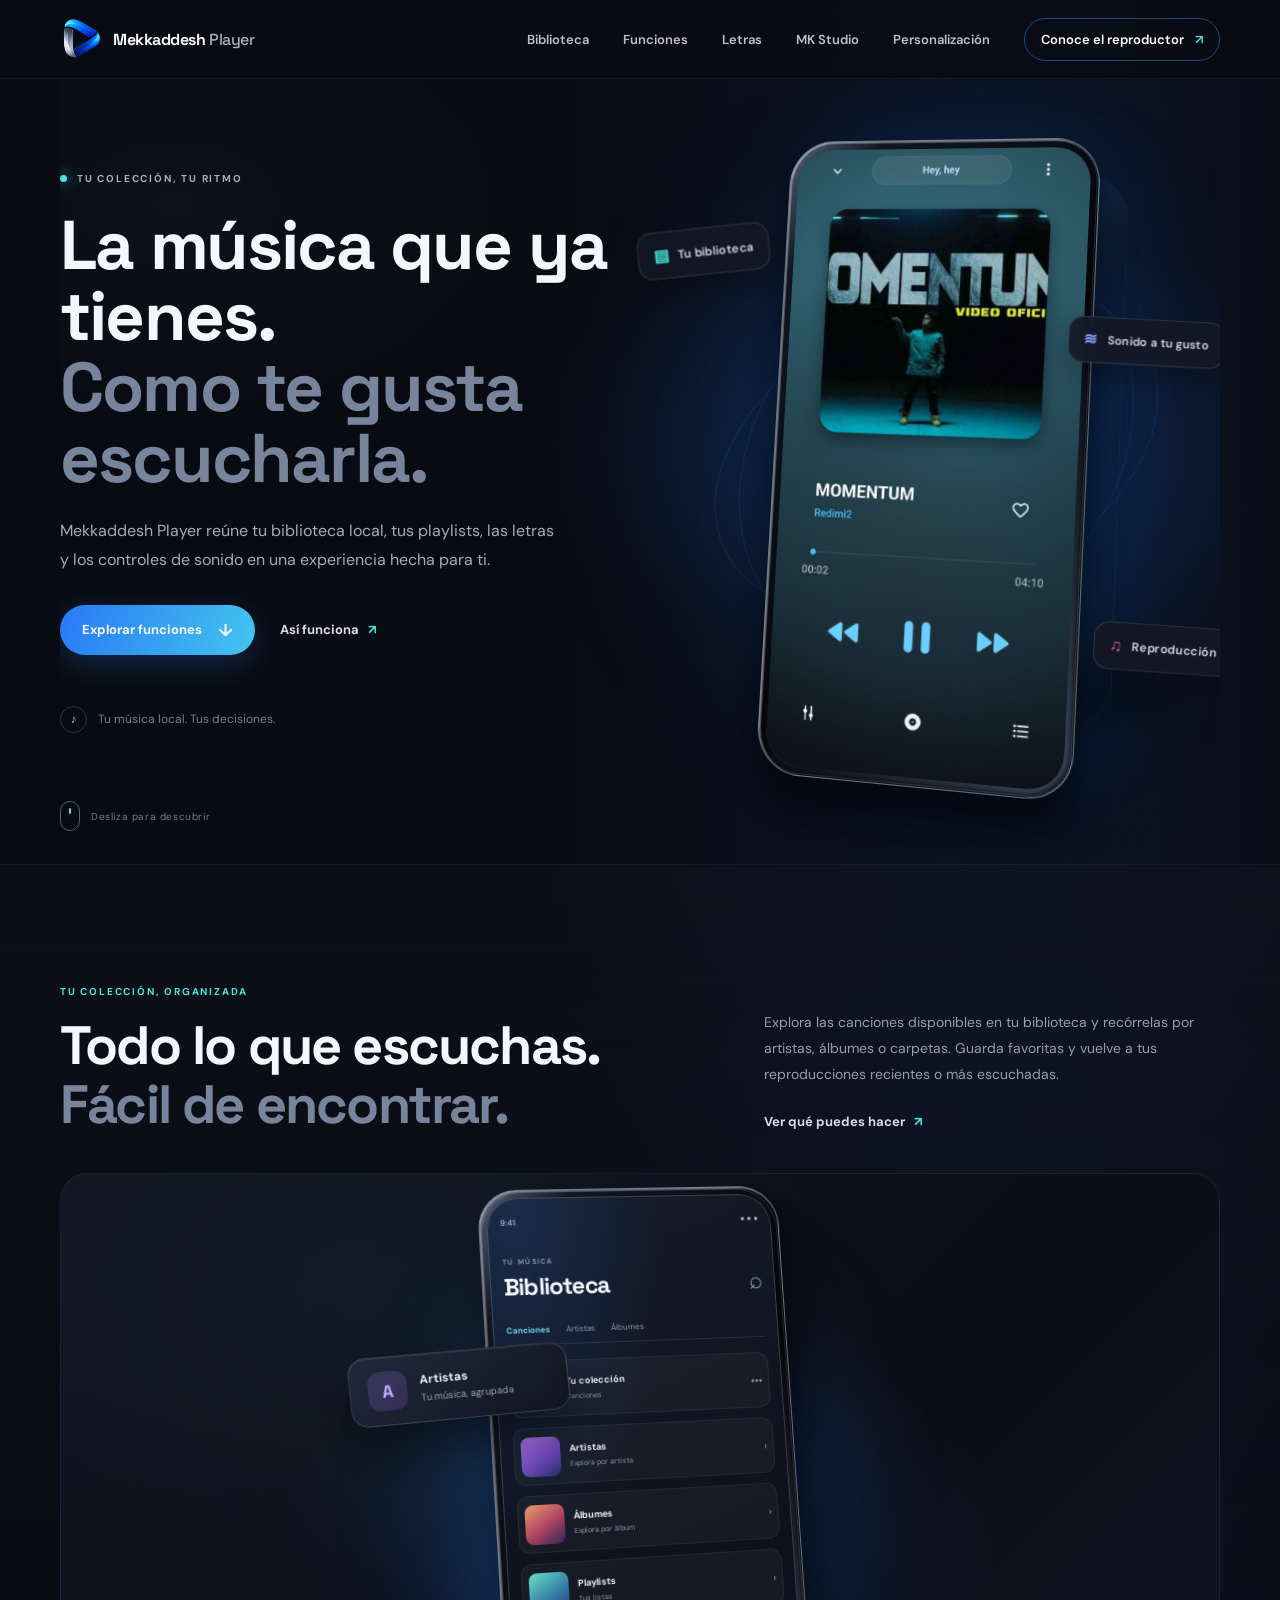
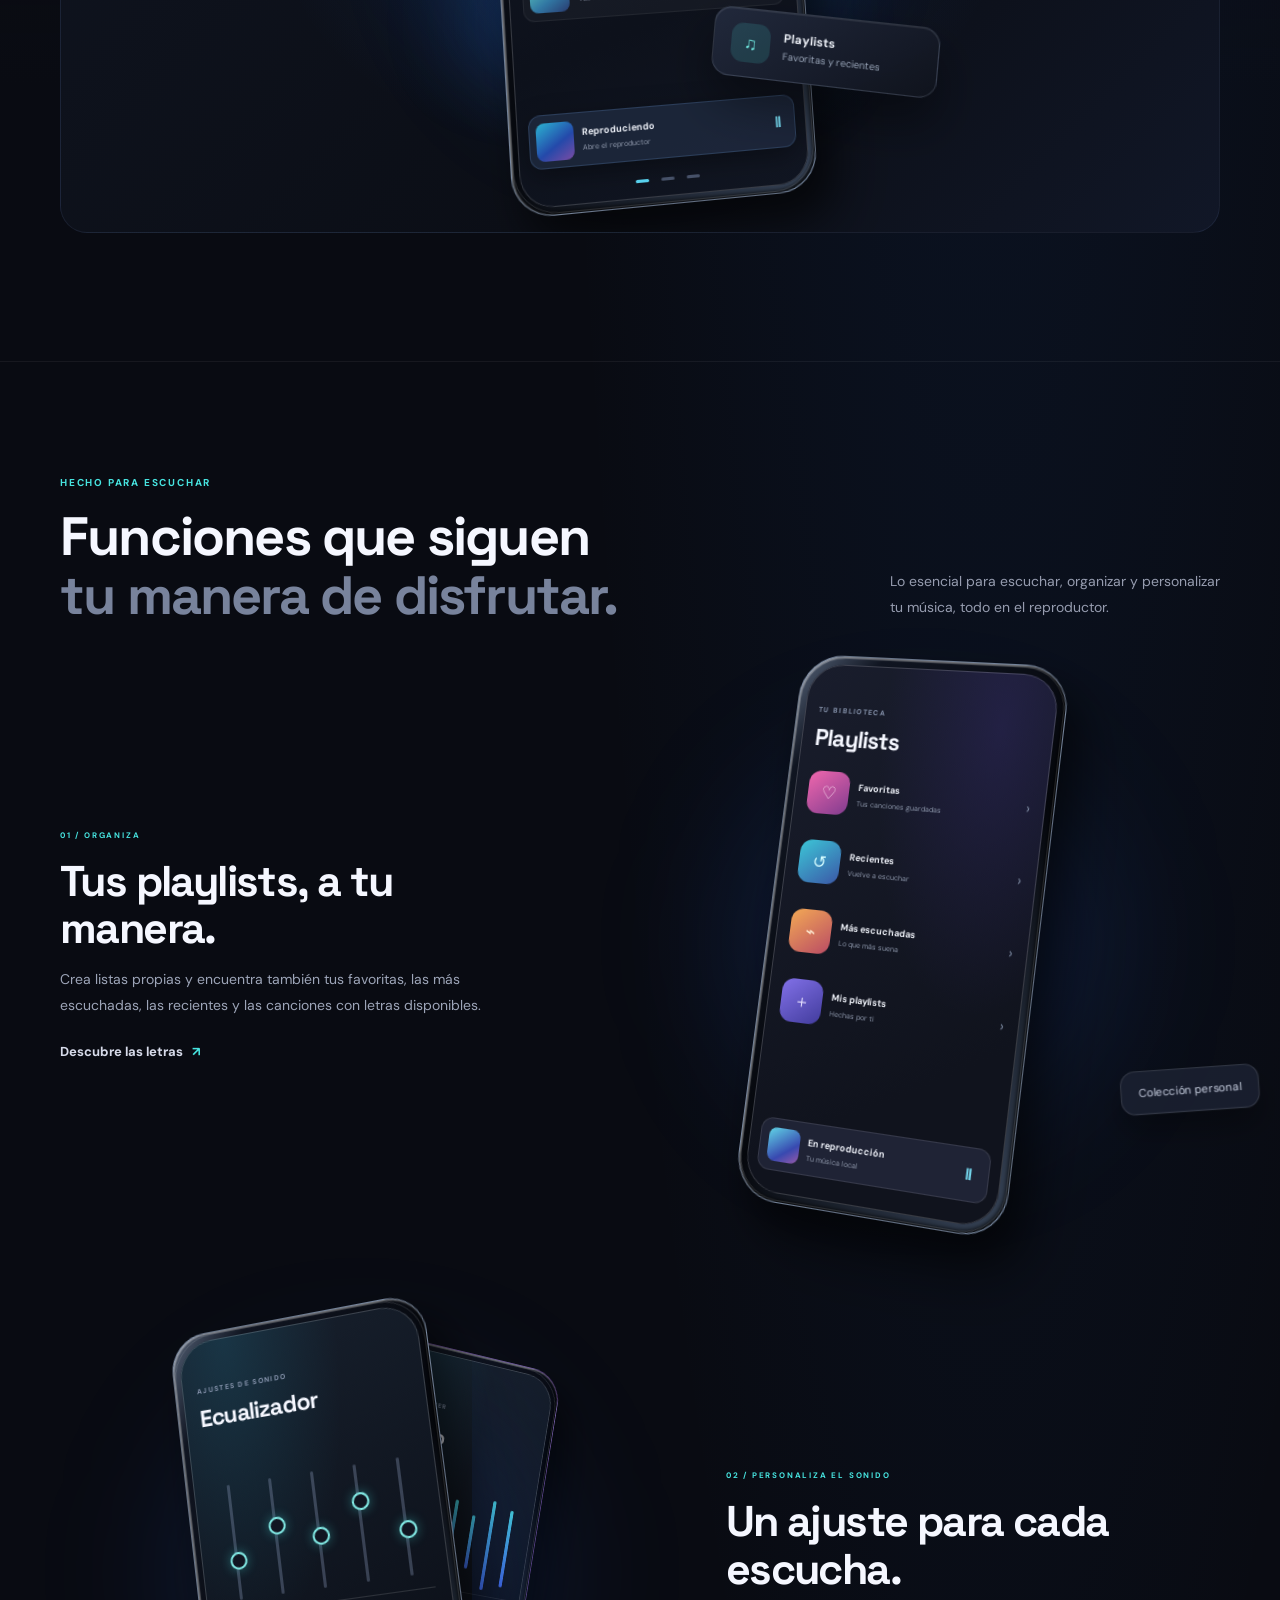
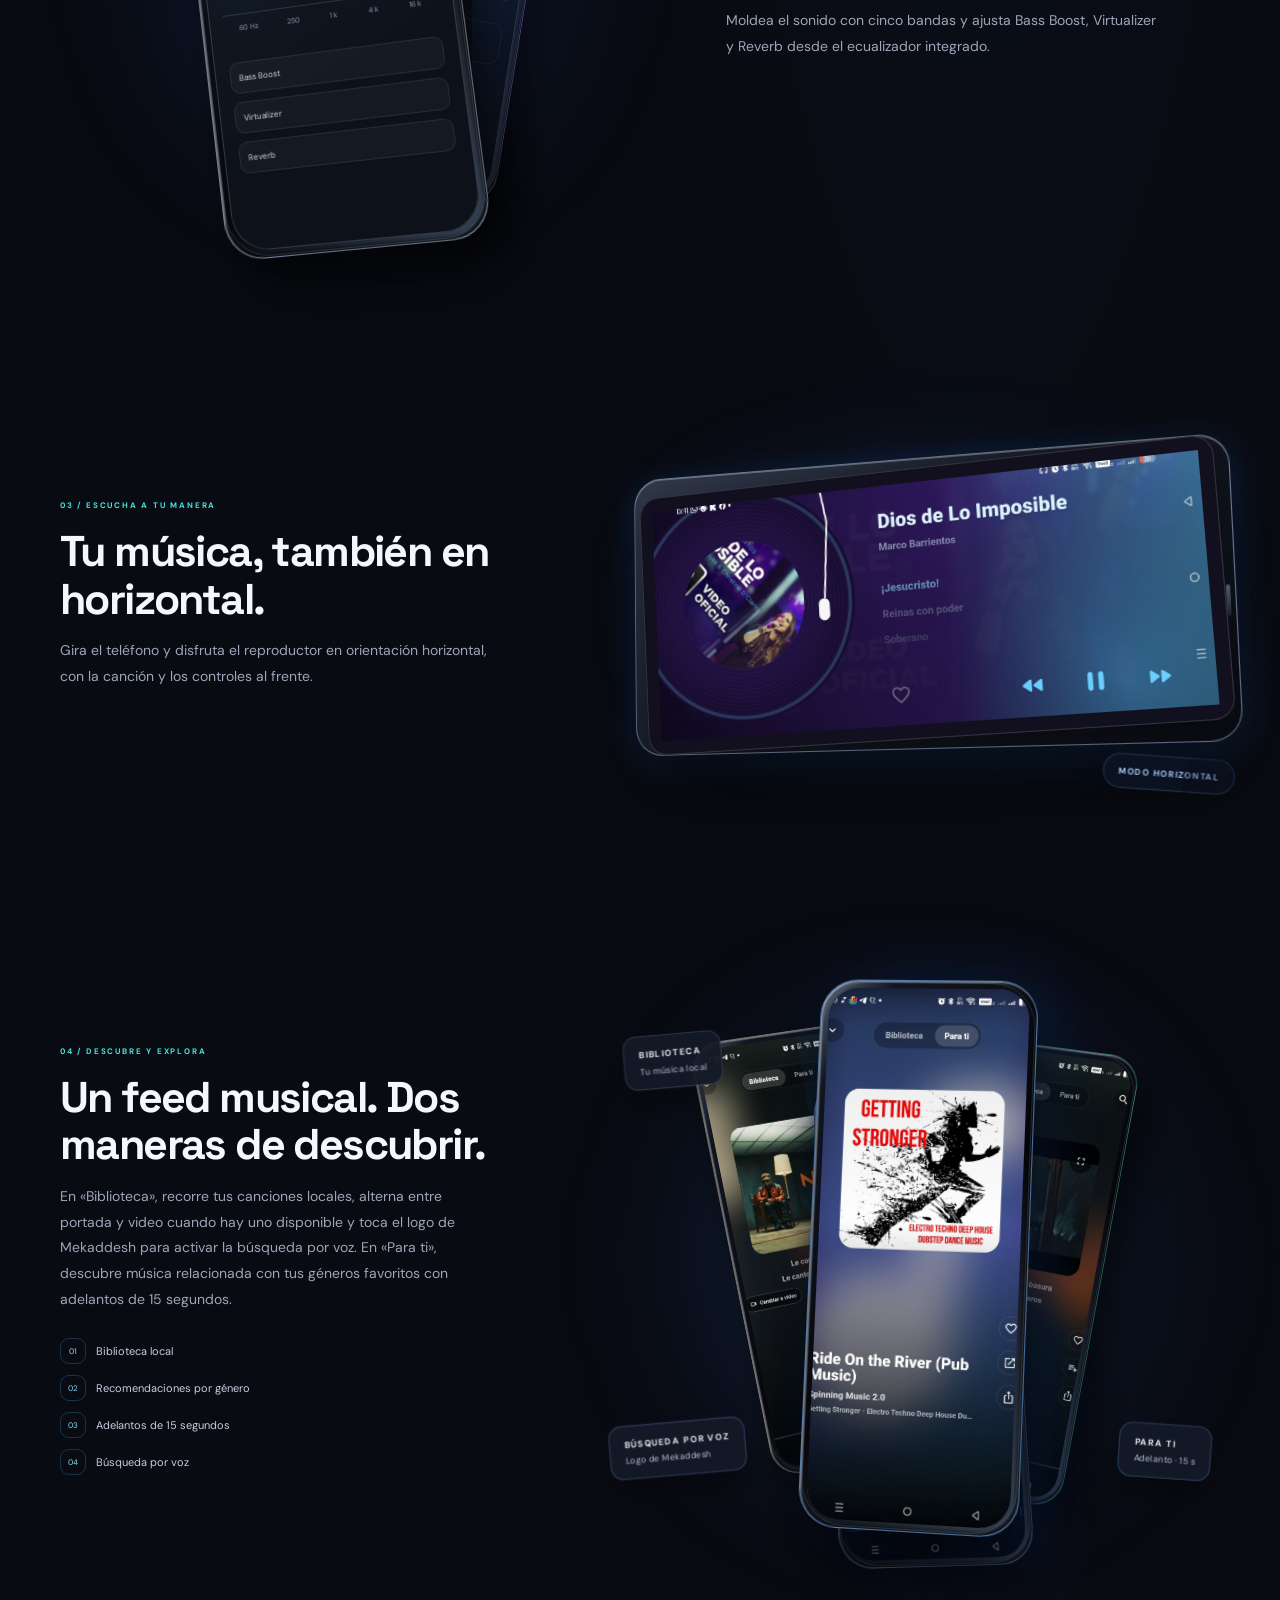
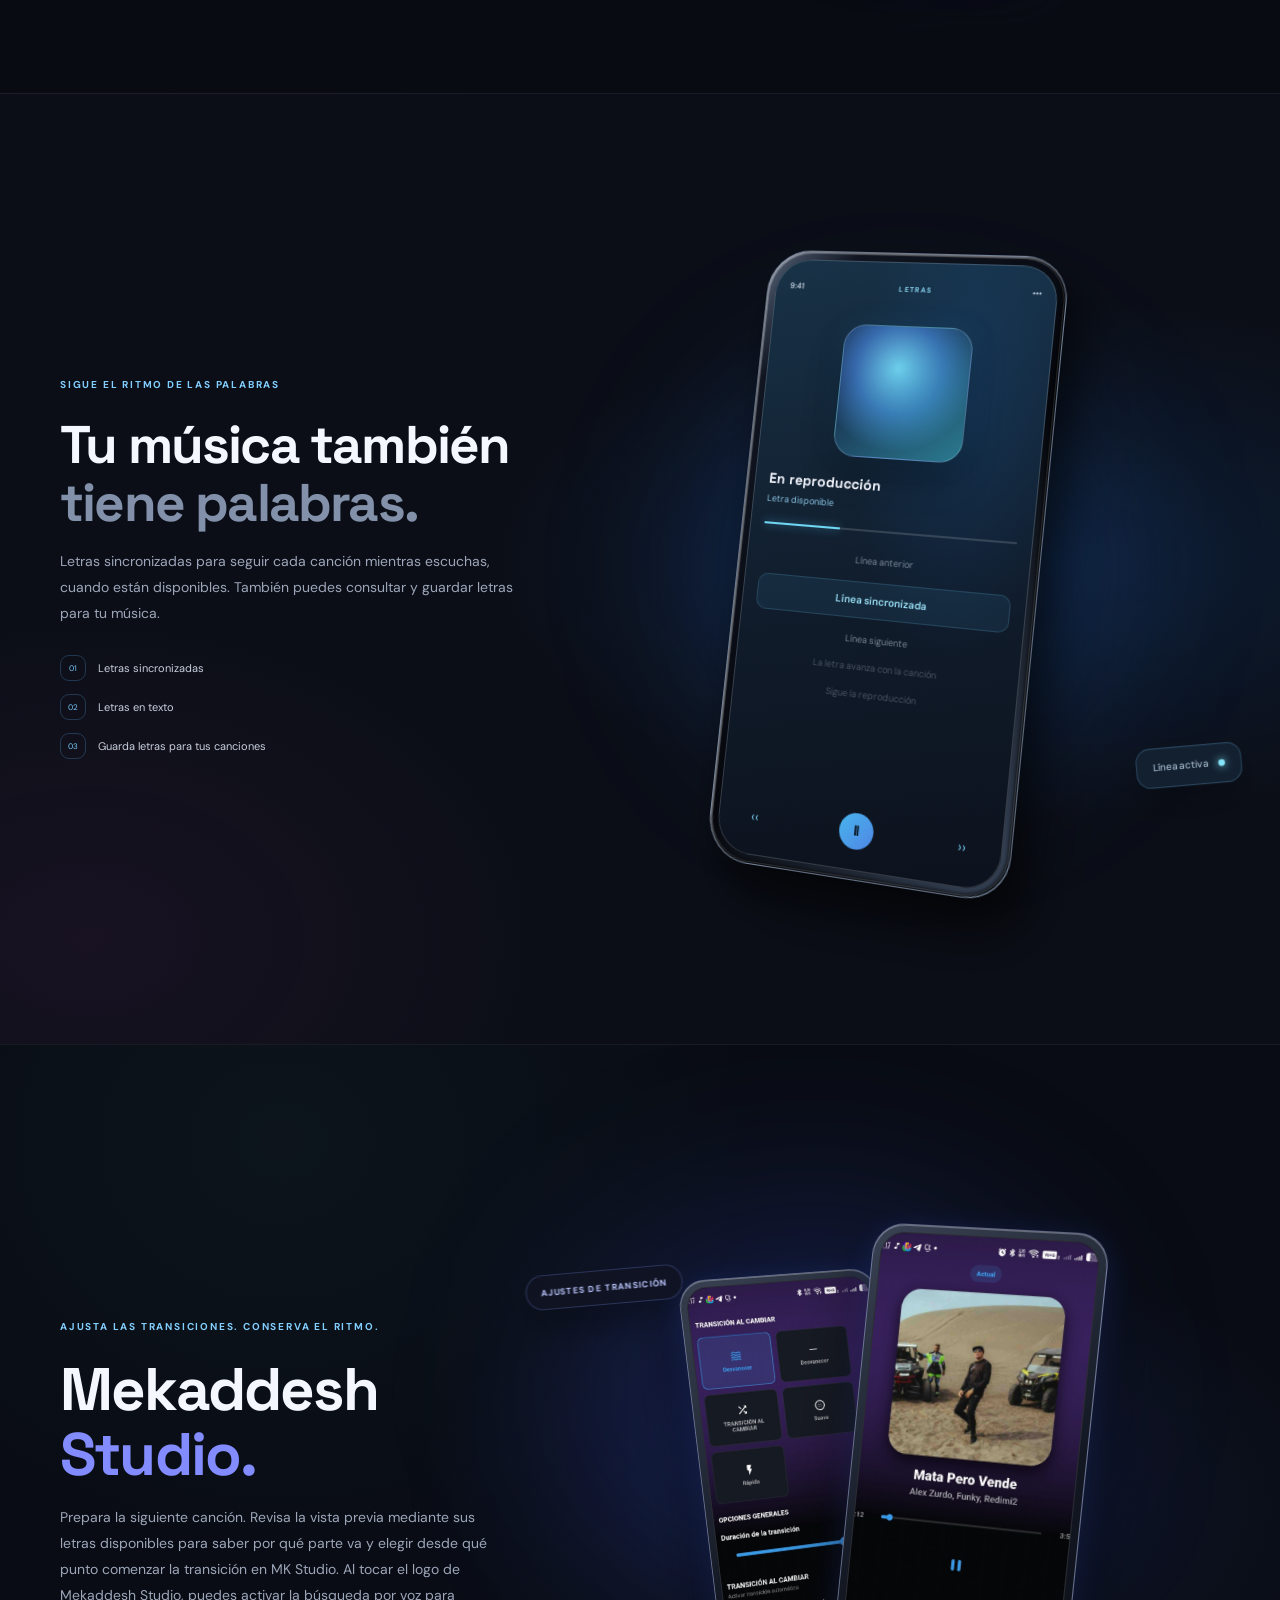
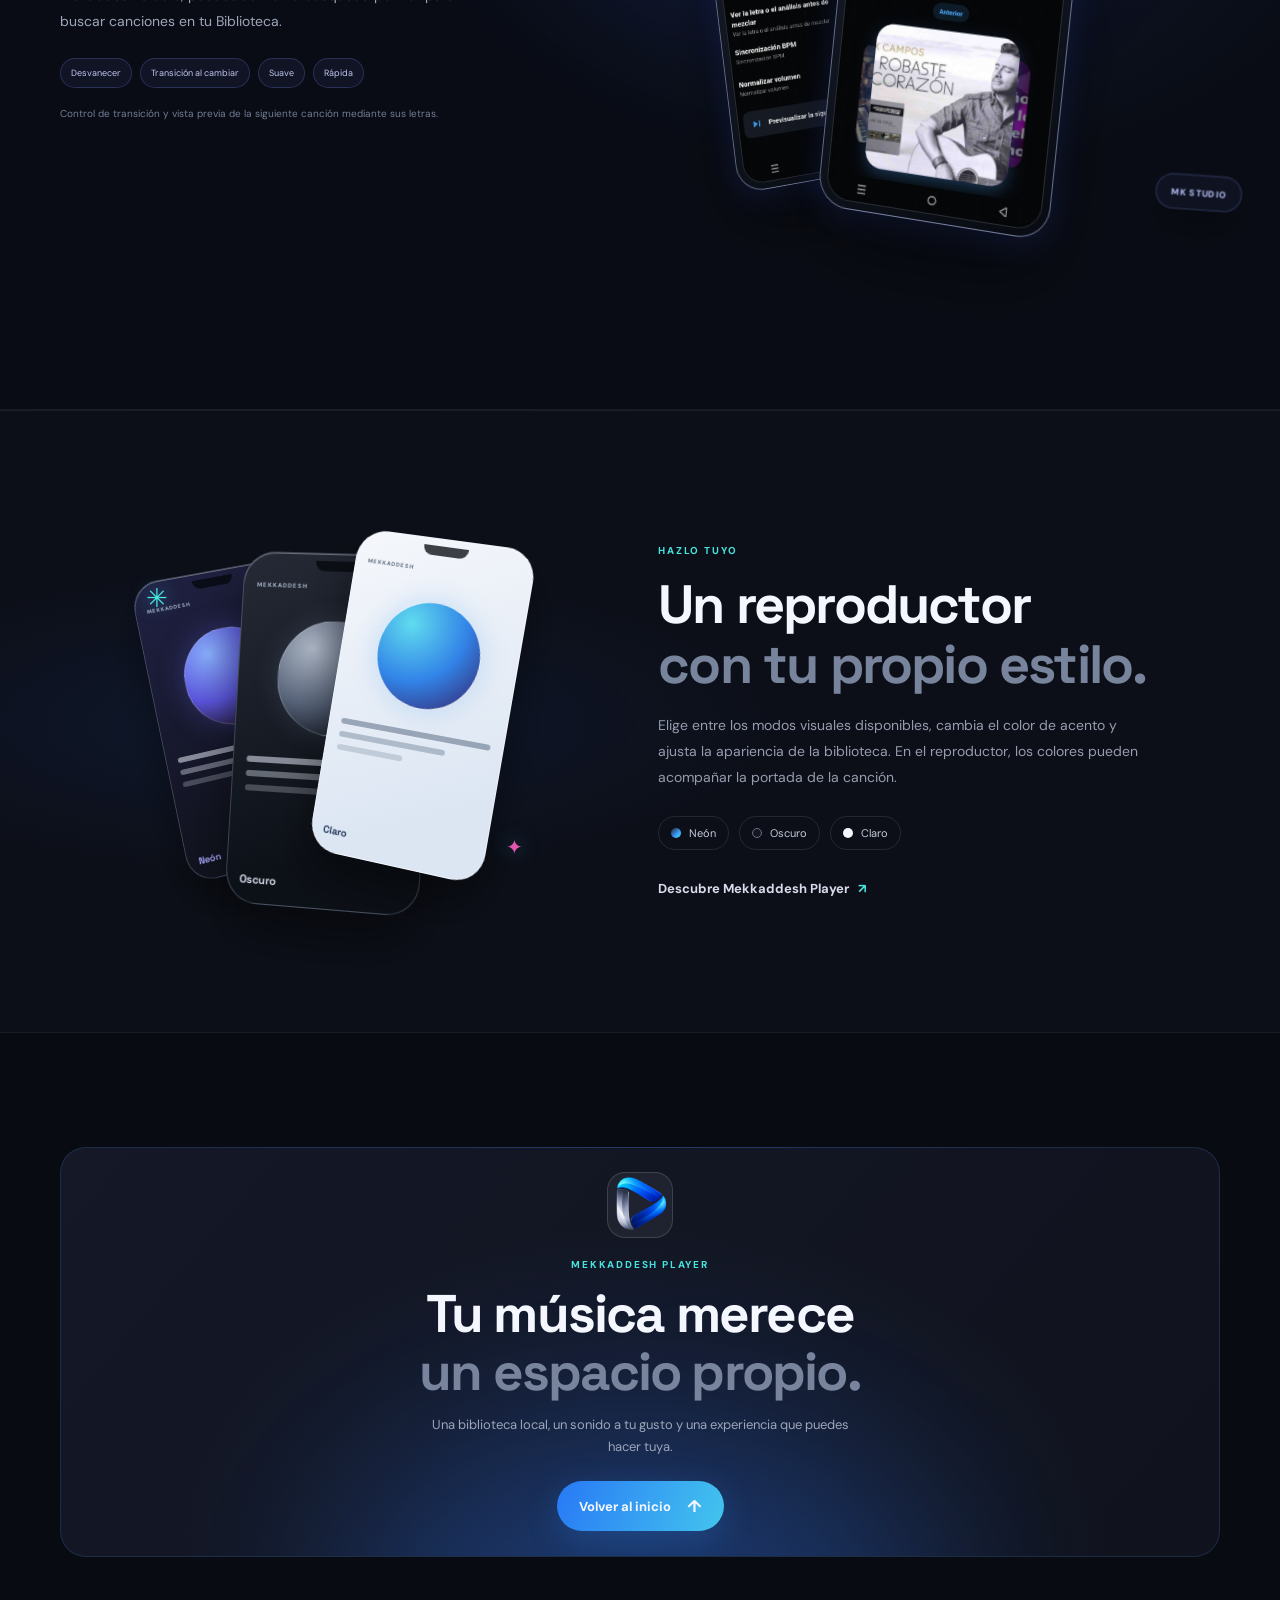
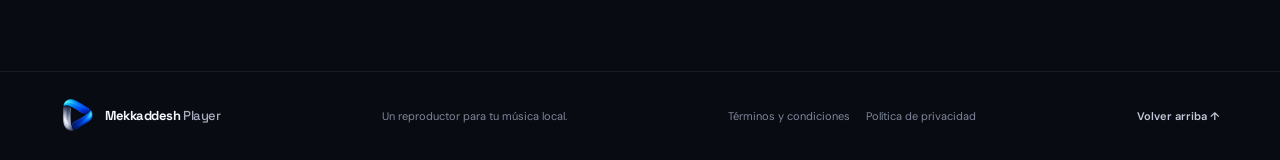
<file: index.html>
<!doctype html>
<html lang="es">
  <head>
    <meta charset="utf-8">
    <meta name="viewport" content="width=device-width, initial-scale=1">
    <meta name="theme-color" content="#090b12">
    <meta
      name="description"
      content="Conoce Mekkaddesh Player: música local, biblioteca organizada, letras y controles de sonido en una sola app."
    >
    <title>Mekkaddesh Player — Tu música, a tu manera</title>
    <link rel="icon" type="image/png" href="assets/images/app_icon.png">
    <link rel="preconnect" href="https://fonts.googleapis.com">
    <link rel="preconnect" href="https://fonts.gstatic.com" crossorigin>
    <link
      href="https://fonts.googleapis.com/css2?family=DM+Sans:wght@400;500;600;700&family=Space+Grotesk:wght@400;500;600;700&display=swap"
      rel="stylesheet"
    >
    <link rel="stylesheet" href="styles.css">
    <script src="script.js" defer></script>
  </head>
  <body>
    <header class="site-header">
      <nav class="nav wrap" aria-label="Navegación principal">
        <a class="brand" href="#inicio" aria-label="Mekkaddesh Player, inicio">
          <img src="assets/images/app_icon.png" alt="" width="42" height="42">
          <span>Mekkaddesh<span class="brand-light"> Player</span></span>
        </a>
        <button
          class="menu-toggle"
          type="button"
          aria-expanded="false"
          aria-controls="site-menu"
          aria-label="Abrir menú"
        >
          <span></span><span></span>
        </button>
        <div class="nav-links" id="site-menu">
          <a href="#biblioteca">Biblioteca</a>
          <a href="#funciones">Funciones</a>
          <a href="#letras">Letras</a>
          <a href="#studio">MK Studio</a>
          <a href="#personaliza">Personalización</a>
          <a class="nav-cta" href="#funciones">Conoce el reproductor <span aria-hidden="true">↗</span></a>
        </div>
      </nav>
    </header>

    <main>
      <section class="hero wrap" id="inicio">
        <div class="hero-copy">
          <p class="eyebrow"><span class="live-dot"></span> Tu colección, tu ritmo</p>
          <h1>La música que ya tienes.<br><span>Como te gusta escucharla.</span></h1>
          <p class="hero-description">
            Mekkaddesh Player reúne tu biblioteca local, tus playlists, las letras
            y los controles de sonido en una experiencia hecha para ti.
          </p>
          <div class="hero-actions">
            <a class="button button-primary" href="#funciones">Explorar funciones <span aria-hidden="true">↓</span></a>
            <a class="text-link" href="#biblioteca">Así funciona <span aria-hidden="true">↗</span></a>
          </div>
          <div class="hero-note">
            <span class="note-icon" aria-hidden="true">♪</span>
            <span>Tu música local. Tus decisiones.</span>
          </div>
        </div>

        <div class="hero-art" aria-label="Mekkaddesh Player en el teléfono">
          <div class="art-orbit orbit-one"></div>
          <div class="art-orbit orbit-two"></div>
          <div class="hero-phone-scene" data-reveal>
            <div class="phone-shadow"></div>
            <div class="device phone-device hero-phone">
              <div class="phone-frame">
                <div class="phone-screen">
                  <img
                    src="assets/player-now-playing.jpg"
                    alt="Captura real del reproductor Mekkaddesh Player mostrando la canción Momentum"
                    width="768"
                    height="1536"
                    fetchpriority="high"
                  >
                </div>
                <span class="phone-side-button side-button-one"></span>
                <span class="phone-side-button side-button-two"></span>
              </div>
            </div>
            <div class="device-reflection"></div>
          </div>
          <div class="float-tag tag-library" data-reveal><span aria-hidden="true">▤</span> Tu biblioteca</div>
          <div class="float-tag tag-lyrics" data-reveal><span aria-hidden="true">♫</span> Reproducción</div>
          <div class="float-tag tag-equalizer" data-reveal><span aria-hidden="true">≋</span> Sonido a tu gusto</div>
          <div class="hero-glow"></div>
        </div>
        <a class="scroll-cue" href="#biblioteca"><span></span> Desliza para descubrir</a>
      </section>

      <section class="intro-section" id="biblioteca">
        <div class="wrap intro-grid">
          <div>
            <p class="eyebrow">Tu colección, organizada</p>
            <h2>Todo lo que escuchas.<br><span>Fácil de encontrar.</span></h2>
          </div>
          <div class="intro-copy">
            <p>
              Explora las canciones disponibles en tu biblioteca y recórrelas por
              artistas, álbumes o carpetas. Guarda favoritas y vuelve a tus
              reproducciones recientes o más escuchadas.
            </p>
            <a class="text-link" href="#funciones">Ver qué puedes hacer <span aria-hidden="true">↗</span></a>
          </div>
        </div>
        <div class="wrap library-stage">
          <div class="library-device-wrap" data-reveal>
            <div class="device library-device">
              <div class="phone-frame">
                <div class="phone-screen library-screen">
                  <div class="library-screen-top"><span>9:41</span><span>● ● ●</span></div>
                  <div class="library-screen-heading">
                    <span class="library-greeting">TU MÚSICA</span>
                    <strong>Biblioteca</strong>
                    <span class="library-search" aria-hidden="true">⌕</span>
                  </div>
                  <div class="library-tabs"><b>Canciones</b><span>Artistas</span><span>Álbumes</span></div>
                  <div class="library-screen-list">
                    <div class="library-song song-one"><span class="song-cover"></span><span><b>Tu colección</b><i>Canciones</i></span><em>•••</em></div>
                    <div class="library-song song-two"><span class="song-cover"></span><span><b>Artistas</b><i>Explora por artista</i></span><em>›</em></div>
                    <div class="library-song song-three"><span class="song-cover"></span><span><b>Álbumes</b><i>Explora por álbum</i></span><em>›</em></div>
                    <div class="library-song song-four"><span class="song-cover"></span><span><b>Playlists</b><i>Tus listas</i></span><em>›</em></div>
                  </div>
                  <div class="library-now-playing">
                    <span class="now-playing-art"></span>
                    <span><b>Reproduciendo</b><i>Abre el reproductor</i></span>
                    <strong>Ⅱ</strong>
                  </div>
                  <div class="library-nav-dots"><i></i><i></i><i></i></div>
                </div>
              </div>
            </div>
            <span class="device-edge-glow"></span>
          </div>
          <div class="library-float-panel float-artists" data-reveal>
            <span class="panel-orb orb-violet">A</span><span><b>Artistas</b><i>Tu música, agrupada</i></span>
          </div>
          <div class="library-float-panel float-playlists" data-reveal>
            <span class="panel-orb orb-cyan">♫</span><span><b>Playlists</b><i>Favoritas y recientes</i></span>
          </div>
          <div class="library-stage-glow"></div>
        </div>
      </section>

      <section class="features-section" id="funciones">
        <div class="wrap">
          <div class="section-heading">
            <div>
              <p class="eyebrow">Hecho para escuchar</p>
              <h2>Funciones que siguen<br><span>tu manera de disfrutar.</span></h2>
            </div>
            <p>Lo esencial para escuchar, organizar y personalizar tu música, todo en el reproductor.</p>
          </div>
          <div class="feature-showcase">
            <article class="feature-row feature-playlists">
              <div class="feature-copy feature-row-copy">
                <span class="feature-number">01 / ORGANIZA</span>
                <h3>Tus playlists, a tu manera.</h3>
                <p>Crea listas propias y encuentra también tus favoritas, las más escuchadas, las recientes y las canciones con letras disponibles.</p>
                <a class="text-link" href="#letras">Descubre las letras <span aria-hidden="true">↗</span></a>
              </div>
              <div class="playlist-device-scene" data-reveal aria-label="Representación conceptual de playlists">
                <div class="device playlist-device">
                  <div class="phone-frame">
                    <div class="phone-screen playlist-screen">
                      <span class="screen-kicker">TU BIBLIOTECA</span>
                      <strong class="screen-title">Playlists</strong>
                      <div class="playlist-screen-row"><i class="playlist-art art-favorite">♡</i><span><b>Favoritas</b><em>Tus canciones guardadas</em></span><small>›</small></div>
                      <div class="playlist-screen-row"><i class="playlist-art art-recent">↺</i><span><b>Recientes</b><em>Vuelve a escuchar</em></span><small>›</small></div>
                      <div class="playlist-screen-row"><i class="playlist-art art-most">⌁</i><span><b>Más escuchadas</b><em>Lo que más suena</em></span><small>›</small></div>
                      <div class="playlist-screen-row"><i class="playlist-art art-custom">＋</i><span><b>Mis playlists</b><em>Hechas por ti</em></span><small>›</small></div>
                      <div class="playlist-mini-player"><span class="mini-art"></span><span><b>En reproducción</b><em>Tu música local</em></span><strong>Ⅱ</strong></div>
                    </div>
                  </div>
                </div>
                <span class="playlist-scene-glow"></span>
                <span class="floating-playlist-tag">Colección personal</span>
              </div>
            </article>
            <article class="feature-row feature-equalizer">
              <div class="equalizer-device-scene" data-reveal aria-label="Representación conceptual del ecualizador de cinco bandas y sus efectos">
                <div class="device equalizer-device device-back">
                  <div class="phone-frame">
                    <div class="phone-screen eq-screen-back">
                      <span class="screen-kicker">MEKKADDESH PLAYER</span>
                      <strong class="screen-title">Tu sonido</strong>
                      <div class="eq-mini-bars"><i></i><i></i><i></i><i></i><i></i><i></i><i></i><i></i><i></i></div>
                      <div class="mini-effect"><span>♫</span><b>Reproducción</b></div>
                    </div>
                  </div>
                </div>
                <div class="device equalizer-device device-front">
                  <div class="phone-frame">
                    <div class="phone-screen eq-screen">
                      <span class="screen-kicker">AJUSTES DE SONIDO</span>
                      <strong class="screen-title">Ecualizador</strong>
                      <div class="eq-sliders"><i></i><i></i><i></i><i></i><i></i></div>
                      <div class="eq-labels"><span>60 Hz</span><span>250</span><span>1 k</span><span>4 k</span><span>16 k</span></div>
                      <div class="eq-effects"><span>Bass Boost</span><span>Virtualizer</span><span>Reverb</span></div>
                    </div>
                  </div>
                </div>
                <span class="eq-scene-glow"></span>
              </div>
              <div class="feature-copy feature-row-copy">
                <span class="feature-number">02 / PERSONALIZA EL SONIDO</span>
                <h3>Un ajuste para cada escucha.</h3>
                <p>Moldea el sonido con cinco bandas y ajusta Bass Boost, Virtualizer y Reverb desde el ecualizador integrado.</p>
              </div>
            </article>
            <article class="feature-row feature-landscape">
              <div class="feature-copy feature-row-copy">
                <span class="feature-number">03 / ESCUCHA A TU MANERA</span>
                <h3>Tu música, también en horizontal.</h3>
                <p>Gira el teléfono y disfruta el reproductor en orientación horizontal, con la canción y los controles al frente.</p>
              </div>
              <div class="landscape-device-scene" data-reveal aria-label="Captura real del reproductor Mekaddesh Player en orientación horizontal dentro de un teléfono 3D">
                <span class="landscape-scene-glow"></span>
                <div class="landscape-device">
                  <div class="landscape-frame">
                    <img
                      src="assets/horizontal-player.jpg"
                      alt="Reproductor de Mekaddesh Player en orientación horizontal, con canción, artista y controles visibles"
                      width="1732"
                      height="768"
                      loading="lazy"
                    >
                  </div>
                  <span class="landscape-camera" aria-hidden="true"></span>
                </div>
                <span class="landscape-float-label">MODO HORIZONTAL</span>
              </div>
            </article>
            <article class="feature-row feature-discover">
              <div class="feature-copy feature-row-copy">
                <span class="feature-number">04 / DESCUBRE Y EXPLORA</span>
                <h3>Un feed musical. Dos maneras de descubrir.</h3>
                <p>
                  En «Biblioteca», recorre tus canciones locales, alterna entre
                  portada y video cuando hay uno disponible y toca el logo de
                  Mekaddesh para activar la búsqueda por voz. En «Para ti»,
                  descubre música relacionada con tus géneros favoritos con
                  adelantos de 15 segundos.
                </p>
                <div class="discover-modes">
                  <span><i>01</i> Biblioteca local</span>
                  <span><i>02</i> Recomendaciones por género</span>
                  <span><i>03</i> Adelantos de 15 segundos</span>
                  <span><i>04</i> Búsqueda por voz</span>
                </div>
              </div>
              <div class="discover-device-scene" data-reveal aria-label="Capturas reales de los modos Para ti y Biblioteca de Mekkaddesh Player dentro de teléfonos 3D">
                <span class="discover-scene-glow"></span>
                <div class="device discover-phone discover-library-video">
                  <div class="phone-frame">
                    <div class="phone-screen">
                      <img
                        src="assets/discover-library-video.jpg"
                        alt="Captura real de Biblioteca mostrando una canción con su portada y la opción Cambiar a video"
                        width="768"
                        height="1920"
                        loading="lazy"
                      >
                    </div>
                  </div>
                </div>
                <div class="device discover-phone discover-library-cover">
                  <div class="phone-frame">
                    <div class="phone-screen">
                      <img
                        src="assets/discover-library-cover.jpg"
                        alt="Captura real de Biblioteca mostrando el video de una canción y la opción Cambiar a portada"
                        width="768"
                        height="1920"
                        loading="lazy"
                      >
                    </div>
                  </div>
                </div>
                <div class="device discover-phone discover-for-you">
                  <div class="phone-frame">
                    <div class="phone-screen">
                      <img
                        src="assets/discover-for-you.jpg"
                        alt="Captura real de Para ti mostrando una recomendación musical de un género seleccionado"
                        width="768"
                        height="1920"
                        loading="lazy"
                      >
                    </div>
                  </div>
                </div>
                <div class="device discover-phone discover-voice-search">
                  <div class="phone-frame">
                    <div class="phone-screen">
                      <img
                        src="assets/library-voice-search.jpg"
                        alt="Búsqueda por voz dentro de la Biblioteca de Mekaddesh Player"
                        width="768"
                        height="1413"
                        loading="lazy"
                      >
                    </div>
                  </div>
                </div>
                <span class="discover-float-label discover-label-library">BIBLIOTECA <i>Tu música local</i></span>
                <span class="discover-float-label discover-label-voice">BÚSQUEDA POR VOZ <i>Logo de Mekaddesh</i></span>
                <span class="discover-float-label discover-label-for-you">PARA TI <i>Adelanto · 15 s</i></span>
              </div>
            </article>
          </div>
        </div>
      </section>

      <section class="lyrics-section" id="letras">
        <div class="wrap lyrics-grid">
          <div class="lyrics-copy">
            <p class="eyebrow">Sigue el ritmo de las palabras</p>
            <h2>Tu música también<br><span>tiene palabras.</span></h2>
            <p>
              Letras sincronizadas para seguir cada canción mientras escuchas,
              cuando están disponibles. También puedes consultar y guardar
              letras para tu música.
            </p>
            <div class="lyrics-points">
              <span><i>01</i> Letras sincronizadas</span>
              <span><i>02</i> Letras en texto</span>
              <span><i>03</i> Guarda letras para tus canciones</span>
            </div>
          </div>
          <div class="lyrics-device-scene" data-reveal aria-label="Representación conceptual de la pantalla de letras">
            <span class="lyrics-halo"></span>
            <div class="device lyrics-device">
              <div class="phone-frame">
                <div class="phone-screen lyrics-screen">
                  <div class="lyrics-screen-top"><span>9:41</span><b>LETRAS</b><span>•••</span></div>
                  <div class="lyrics-artwork"></div>
                  <div class="lyrics-track"><strong>En reproducción</strong><span>Letra disponible</span></div>
                  <div class="lyrics-rule"><i></i></div>
                  <div class="lyrics-lines">
                    <span>Línea anterior</span>
                    <strong>Línea sincronizada</strong>
                    <span>Línea siguiente</span>
                    <span class="lyrics-line-muted">La letra avanza con la canción</span>
                    <span class="lyrics-line-muted">Sigue la reproducción</span>
                  </div>
                  <div class="lyrics-controls"><span>‹‹</span><b>Ⅱ</b><span>››</span></div>
                </div>
              </div>
            </div>
            <span class="lyrics-float-chip">Línea activa <i></i></span>
          </div>
        </div>
      </section>

      <section class="studio-section" id="studio">
        <div class="wrap studio-grid">
          <div class="studio-copy">
            <p class="eyebrow">Ajusta las transiciones. Conserva el ritmo.</p>
            <h2>Mekaddesh<br><span>Studio.</span></h2>
            <p>
              Prepara la siguiente canción. Revisa la vista previa mediante sus
              letras disponibles para saber por qué parte va y elegir desde qué
              punto comenzar la transición en MK Studio. Al tocar el logo de
              Mekaddesh Studio, puedes activar la búsqueda por voz para buscar
              canciones en tu Biblioteca.
            </p>
            <div class="studio-transitions">
              <span>Desvanecer</span><span>Transición al cambiar</span><span>Suave</span><span>Rápida</span>
            </div>
            <p class="studio-footnote">Control de transición y vista previa de la siguiente canción mediante sus letras.</p>
          </div>
          <div class="studio-device-scene" data-reveal aria-label="Capturas reales de MK Studio: controles de transición y reproductor en dos teléfonos 3D">
            <span class="studio-glow"></span>
            <div class="studio-image-phone studio-image-settings">
              <div class="studio-image-frame">
                <img
                  src="assets/studio-settings.jpg"
                  alt="Captura real de MK Studio con opciones de transición, duración y ajustes generales"
                  width="768"
                  height="1732"
                  loading="lazy"
                >
              </div>
            </div>
            <div class="studio-image-phone studio-image-player">
              <div class="studio-image-frame">
                <img
                  src="assets/studio-player.jpg"
                  alt="Captura real de MK Studio con canción actual, controles de reproducción y vista previa de canciones"
                  width="768"
                  height="1732"
                  loading="lazy"
                >
              </div>
            </div>
            <span class="studio-image-label studio-label-settings">AJUSTES DE TRANSICIÓN</span>
            <span class="studio-image-label studio-label-player">MK STUDIO</span>
          </div>
        </div>
      </section>

      <section class="personal-section" id="personaliza">
        <div class="wrap personal-grid">
          <div class="personal-visual" data-reveal aria-label="Representación de los modos de apariencia">
            <div class="theme-device theme-neon">
              <span class="theme-device-top">MEKKADDESH</span><span class="theme-device-orb"></span>
              <span class="theme-device-lines"><i></i><i></i><i></i></span><b>Neón</b>
            </div>
            <div class="theme-device theme-dark">
              <span class="theme-device-top">MEKKADDESH</span><span class="theme-device-orb"></span>
              <span class="theme-device-lines"><i></i><i></i><i></i></span><b>Oscuro</b>
            </div>
            <div class="theme-device theme-light">
              <span class="theme-device-top">MEKKADDESH</span><span class="theme-device-orb"></span>
              <span class="theme-device-lines"><i></i><i></i><i></i></span><b>Claro</b>
            </div>
            <span class="personal-spark spark-left">✳</span>
            <span class="personal-spark spark-right">✦</span>
          </div>
          <div class="personal-copy">
            <p class="eyebrow">Hazlo tuyo</p>
            <h2>Un reproductor<br><span>con tu propio estilo.</span></h2>
            <p>
              Elige entre los modos visuales disponibles, cambia el color de
              acento y ajusta la apariencia de la biblioteca. En el reproductor,
              los colores pueden acompañar la portada de la canción.
            </p>
            <div class="theme-options">
              <span><i class="swatch swatch-neon"></i>Neón</span>
              <span><i class="swatch swatch-dark"></i>Oscuro</span>
              <span><i class="swatch swatch-light"></i>Claro</span>
            </div>
            <a class="text-link" href="#cierre">Descubre Mekkaddesh Player <span aria-hidden="true">↗</span></a>
          </div>
        </div>
      </section>

      <section class="closing-section" id="cierre">
        <div class="wrap closing-card">
          <div class="closing-icon"><img src="assets/images/app_icon.png" alt="" width="58" height="58"></div>
          <p class="eyebrow">Mekkaddesh Player</p>
          <h2>Tu música merece<br><span>un espacio propio.</span></h2>
          <p>Una biblioteca local, un sonido a tu gusto y una experiencia que puedes hacer tuya.</p>
          <a class="button button-primary" href="#inicio">Volver al inicio <span aria-hidden="true">↑</span></a>
          <div class="closing-glow"></div>
        </div>
      </section>
    </main>

    <footer class="site-footer">
      <div class="wrap footer-content">
        <a class="brand footer-brand" href="#inicio">
          <img src="assets/images/app_icon.png" alt="" width="34" height="34">
          <span>Mekkaddesh<span class="brand-light"> Player</span></span>
        </a>
        <span class="footer-note">Un reproductor para tu música local.</span>
        <nav class="footer-legal-links" aria-label="Información legal">
          <a href="terms.html">Términos y condiciones</a>
          <a href="privacy.html">Política de privacidad</a>
        </nav>
        <a class="footer-top" href="#inicio">Volver arriba ↑</a>
      </div>
    </footer>
  </body>
</html>
</file>
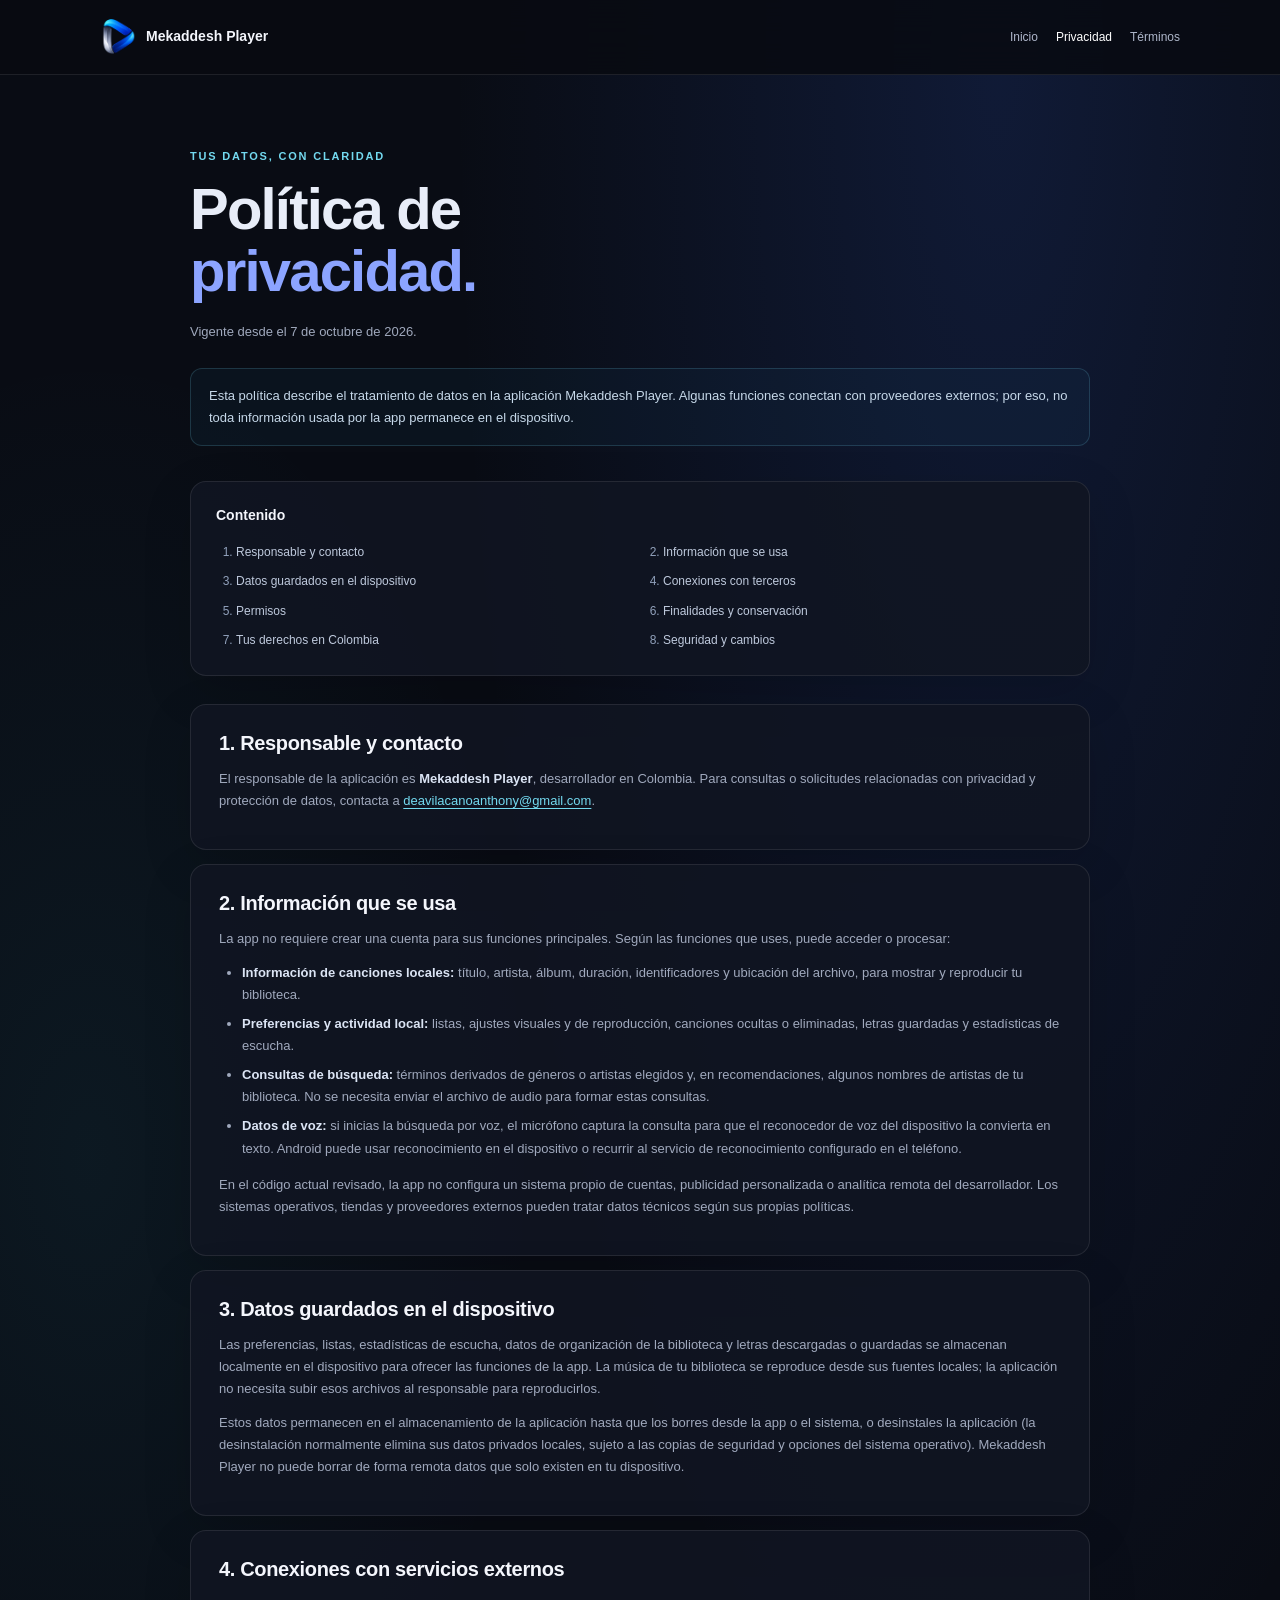
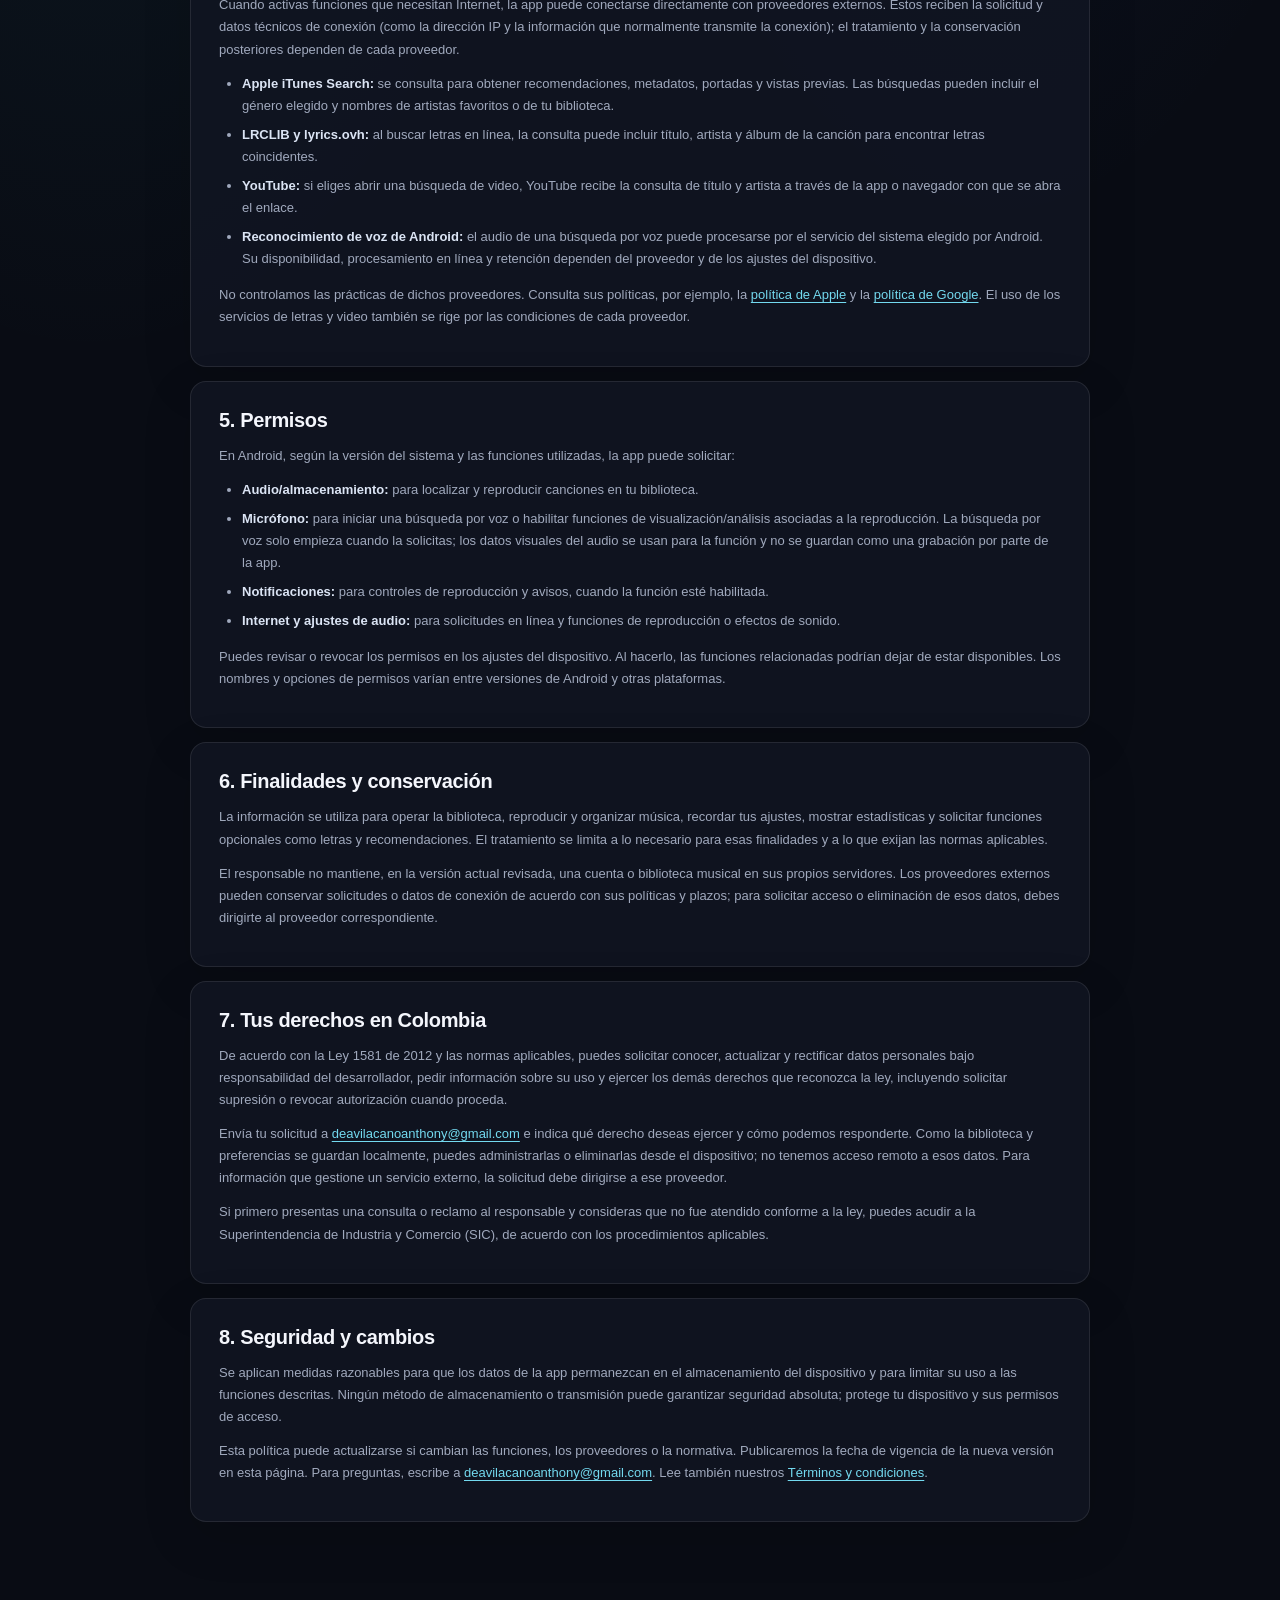
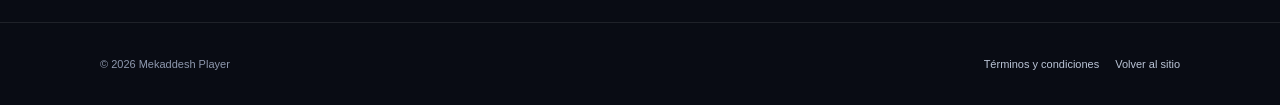
<file: privacy.html>
<!doctype html>
<html lang="es">
  <head>
    <meta charset="utf-8">
    <meta name="viewport" content="width=device-width, initial-scale=1">
    <meta
      name="description"
      content="Política de privacidad de Mekaddesh Player: datos locales, permisos y servicios externos."
    >
    <meta name="theme-color" content="#090c14">
    <title>Política de privacidad · Mekaddesh Player</title>
    <link rel="icon" href="assets/images/app_icon.png">
    <link rel="stylesheet" href="legal.css">
  </head>
  <body>
    <header class="legal-header">
      <div class="legal-header-inner">
        <a class="legal-brand" href="index.html">
          <img src="assets/images/app_icon.png" alt="" width="36" height="36">
          <span>Mekaddesh Player</span>
        </a>
        <nav class="legal-nav" aria-label="Navegación legal">
          <a href="index.html">Inicio</a>
          <a href="privacy.html" aria-current="page">Privacidad</a>
          <a href="terms.html">Términos</a>
        </nav>
      </div>
    </header>

    <main class="legal-main">
      <header class="legal-intro">
        <p class="legal-eyebrow">Tus datos, con claridad</p>
        <h1>Política de<br><span>privacidad.</span></h1>
        <p class="legal-updated">Vigente desde el 7 de octubre de 2026.</p>
        <p class="legal-notice">
          Esta política describe el tratamiento de datos en la aplicación
          Mekaddesh Player. Algunas funciones conectan con proveedores externos;
          por eso, no toda información usada por la app permanece en el
          dispositivo.
        </p>
      </header>

      <nav class="legal-toc" aria-label="Contenido de la política">
        <h2>Contenido</h2>
        <ol>
          <li><a href="#responsable">Responsable y contacto</a></li>
          <li><a href="#informacion">Información que se usa</a></li>
          <li><a href="#local">Datos guardados en el dispositivo</a></li>
          <li><a href="#terceros">Conexiones con terceros</a></li>
          <li><a href="#permisos">Permisos</a></li>
          <li><a href="#uso">Finalidades y conservación</a></li>
          <li><a href="#derechos">Tus derechos en Colombia</a></li>
          <li><a href="#seguridad">Seguridad y cambios</a></li>
        </ol>
      </nav>

      <section class="legal-section" id="responsable">
        <h2>1. Responsable y contacto</h2>
        <p>
          El responsable de la aplicación es <strong>Mekaddesh Player</strong>,
          desarrollador en Colombia. Para consultas o solicitudes relacionadas
          con privacidad y protección de datos, contacta a
          <a href="mailto:deavilacanoanthony@gmail.com">deavilacanoanthony@gmail.com</a>.
        </p>
      </section>

      <section class="legal-section" id="informacion">
        <h2>2. Información que se usa</h2>
        <p>
          La app no requiere crear una cuenta para sus funciones principales.
          Según las funciones que uses, puede acceder o procesar:
        </p>
        <ul>
          <li><strong>Información de canciones locales:</strong> título, artista, álbum, duración, identificadores y ubicación del archivo, para mostrar y reproducir tu biblioteca.</li>
          <li><strong>Preferencias y actividad local:</strong> listas, ajustes visuales y de reproducción, canciones ocultas o eliminadas, letras guardadas y estadísticas de escucha.</li>
          <li><strong>Consultas de búsqueda:</strong> términos derivados de géneros o artistas elegidos y, en recomendaciones, algunos nombres de artistas de tu biblioteca. No se necesita enviar el archivo de audio para formar estas consultas.</li>
          <li><strong>Datos de voz:</strong> si inicias la búsqueda por voz, el micrófono captura la consulta para que el reconocedor de voz del dispositivo la convierta en texto. Android puede usar reconocimiento en el dispositivo o recurrir al servicio de reconocimiento configurado en el teléfono.</li>
        </ul>
        <p>
          En el código actual revisado, la app no configura un sistema propio
          de cuentas, publicidad personalizada o analítica remota del
          desarrollador. Los sistemas operativos, tiendas y proveedores
          externos pueden tratar datos técnicos según sus propias políticas.
        </p>
      </section>

      <section class="legal-section" id="local">
        <h2>3. Datos guardados en el dispositivo</h2>
        <p>
          Las preferencias, listas, estadísticas de escucha, datos de
          organización de la biblioteca y letras descargadas o guardadas se
          almacenan localmente en el dispositivo para ofrecer las funciones de
          la app. La música de tu biblioteca se reproduce desde sus fuentes
          locales; la aplicación no necesita subir esos archivos al responsable
          para reproducirlos.
        </p>
        <p>
          Estos datos permanecen en el almacenamiento de la aplicación hasta
          que los borres desde la app o el sistema, o desinstales la aplicación
          (la desinstalación normalmente elimina sus datos privados locales,
          sujeto a las copias de seguridad y opciones del sistema operativo).
          Mekaddesh Player no puede borrar de forma remota datos que solo
          existen en tu dispositivo.
        </p>
      </section>

      <section class="legal-section" id="terceros">
        <h2>4. Conexiones con servicios externos</h2>
        <p>
          Cuando activas funciones que necesitan Internet, la app puede
          conectarse directamente con proveedores externos. Estos reciben la
          solicitud y datos técnicos de conexión (como la dirección IP y la
          información que normalmente transmite la conexión); el tratamiento y
          la conservación posteriores dependen de cada proveedor.
        </p>
        <ul>
          <li><strong>Apple iTunes Search:</strong> se consulta para obtener recomendaciones, metadatos, portadas y vistas previas. Las búsquedas pueden incluir el género elegido y nombres de artistas favoritos o de tu biblioteca.</li>
          <li><strong>LRCLIB y lyrics.ovh:</strong> al buscar letras en línea, la consulta puede incluir título, artista y álbum de la canción para encontrar letras coincidentes.</li>
          <li><strong>YouTube:</strong> si eliges abrir una búsqueda de video, YouTube recibe la consulta de título y artista a través de la app o navegador con que se abra el enlace.</li>
          <li><strong>Reconocimiento de voz de Android:</strong> el audio de una búsqueda por voz puede procesarse por el servicio del sistema elegido por Android. Su disponibilidad, procesamiento en línea y retención dependen del proveedor y de los ajustes del dispositivo.</li>
        </ul>
        <p>
          No controlamos las prácticas de dichos proveedores. Consulta sus
          políticas, por ejemplo, la
          <a href="https://www.apple.com/legal/privacy/" target="_blank" rel="noopener noreferrer">política de Apple</a>
          y la <a href="https://policies.google.com/privacy" target="_blank" rel="noopener noreferrer">política de Google</a>.
          El uso de los servicios de letras y video también se rige por las
          condiciones de cada proveedor.
        </p>
      </section>

      <section class="legal-section" id="permisos">
        <h2>5. Permisos</h2>
        <p>
          En Android, según la versión del sistema y las funciones utilizadas,
          la app puede solicitar:
        </p>
        <ul>
          <li><strong>Audio/almacenamiento:</strong> para localizar y reproducir canciones en tu biblioteca.</li>
          <li><strong>Micrófono:</strong> para iniciar una búsqueda por voz o habilitar funciones de visualización/análisis asociadas a la reproducción. La búsqueda por voz solo empieza cuando la solicitas; los datos visuales del audio se usan para la función y no se guardan como una grabación por parte de la app.</li>
          <li><strong>Notificaciones:</strong> para controles de reproducción y avisos, cuando la función esté habilitada.</li>
          <li><strong>Internet y ajustes de audio:</strong> para solicitudes en línea y funciones de reproducción o efectos de sonido.</li>
        </ul>
        <p>
          Puedes revisar o revocar los permisos en los ajustes del dispositivo.
          Al hacerlo, las funciones relacionadas podrían dejar de estar
          disponibles. Los nombres y opciones de permisos varían entre versiones
          de Android y otras plataformas.
        </p>
      </section>

      <section class="legal-section" id="uso">
        <h2>6. Finalidades y conservación</h2>
        <p>
          La información se utiliza para operar la biblioteca, reproducir y
          organizar música, recordar tus ajustes, mostrar estadísticas y
          solicitar funciones opcionales como letras y recomendaciones. El
          tratamiento se limita a lo necesario para esas finalidades y a lo que
          exijan las normas aplicables.
        </p>
        <p>
          El responsable no mantiene, en la versión actual revisada, una cuenta
          o biblioteca musical en sus propios servidores. Los proveedores
          externos pueden conservar solicitudes o datos de conexión de acuerdo
          con sus políticas y plazos; para solicitar acceso o eliminación de
          esos datos, debes dirigirte al proveedor correspondiente.
        </p>
      </section>

      <section class="legal-section" id="derechos">
        <h2>7. Tus derechos en Colombia</h2>
        <p>
          De acuerdo con la Ley 1581 de 2012 y las normas aplicables, puedes
          solicitar conocer, actualizar y rectificar datos personales bajo
          responsabilidad del desarrollador, pedir información sobre su uso y
          ejercer los demás derechos que reconozca la ley, incluyendo solicitar
          supresión o revocar autorización cuando proceda.
        </p>
        <p>
          Envía tu solicitud a
          <a href="mailto:deavilacanoanthony@gmail.com">deavilacanoanthony@gmail.com</a>
          e indica qué derecho deseas ejercer y cómo podemos responderte. Como
          la biblioteca y preferencias se guardan localmente, puedes
          administrarlas o eliminarlas desde el dispositivo; no tenemos acceso
          remoto a esos datos. Para información que gestione un servicio
          externo, la solicitud debe dirigirse a ese proveedor.
        </p>
        <p>
          Si primero presentas una consulta o reclamo al responsable y consideras
          que no fue atendido conforme a la ley, puedes acudir a la
          Superintendencia de Industria y Comercio (SIC), de acuerdo con los
          procedimientos aplicables.
        </p>
      </section>

      <section class="legal-section" id="seguridad">
        <h2>8. Seguridad y cambios</h2>
        <p>
          Se aplican medidas razonables para que los datos de la app permanezcan
          en el almacenamiento del dispositivo y para limitar su uso a las
          funciones descritas. Ningún método de almacenamiento o transmisión
          puede garantizar seguridad absoluta; protege tu dispositivo y sus
          permisos de acceso.
        </p>
        <p>
          Esta política puede actualizarse si cambian las funciones, los
          proveedores o la normativa. Publicaremos la fecha de vigencia de la
          nueva versión en esta página. Para preguntas, escribe a
          <a href="mailto:deavilacanoanthony@gmail.com">deavilacanoanthony@gmail.com</a>.
          Lee también nuestros <a href="terms.html">Términos y condiciones</a>.
        </p>
      </section>
    </main>

    <footer class="legal-footer">
      <div class="legal-footer-inner">
        <span>© 2026 Mekaddesh Player</span>
        <nav class="legal-footer-links" aria-label="Enlaces legales">
          <a href="terms.html">Términos y condiciones</a>
          <a href="index.html">Volver al sitio</a>
        </nav>
      </div>
    </footer>
  </body>
</html>
</file>
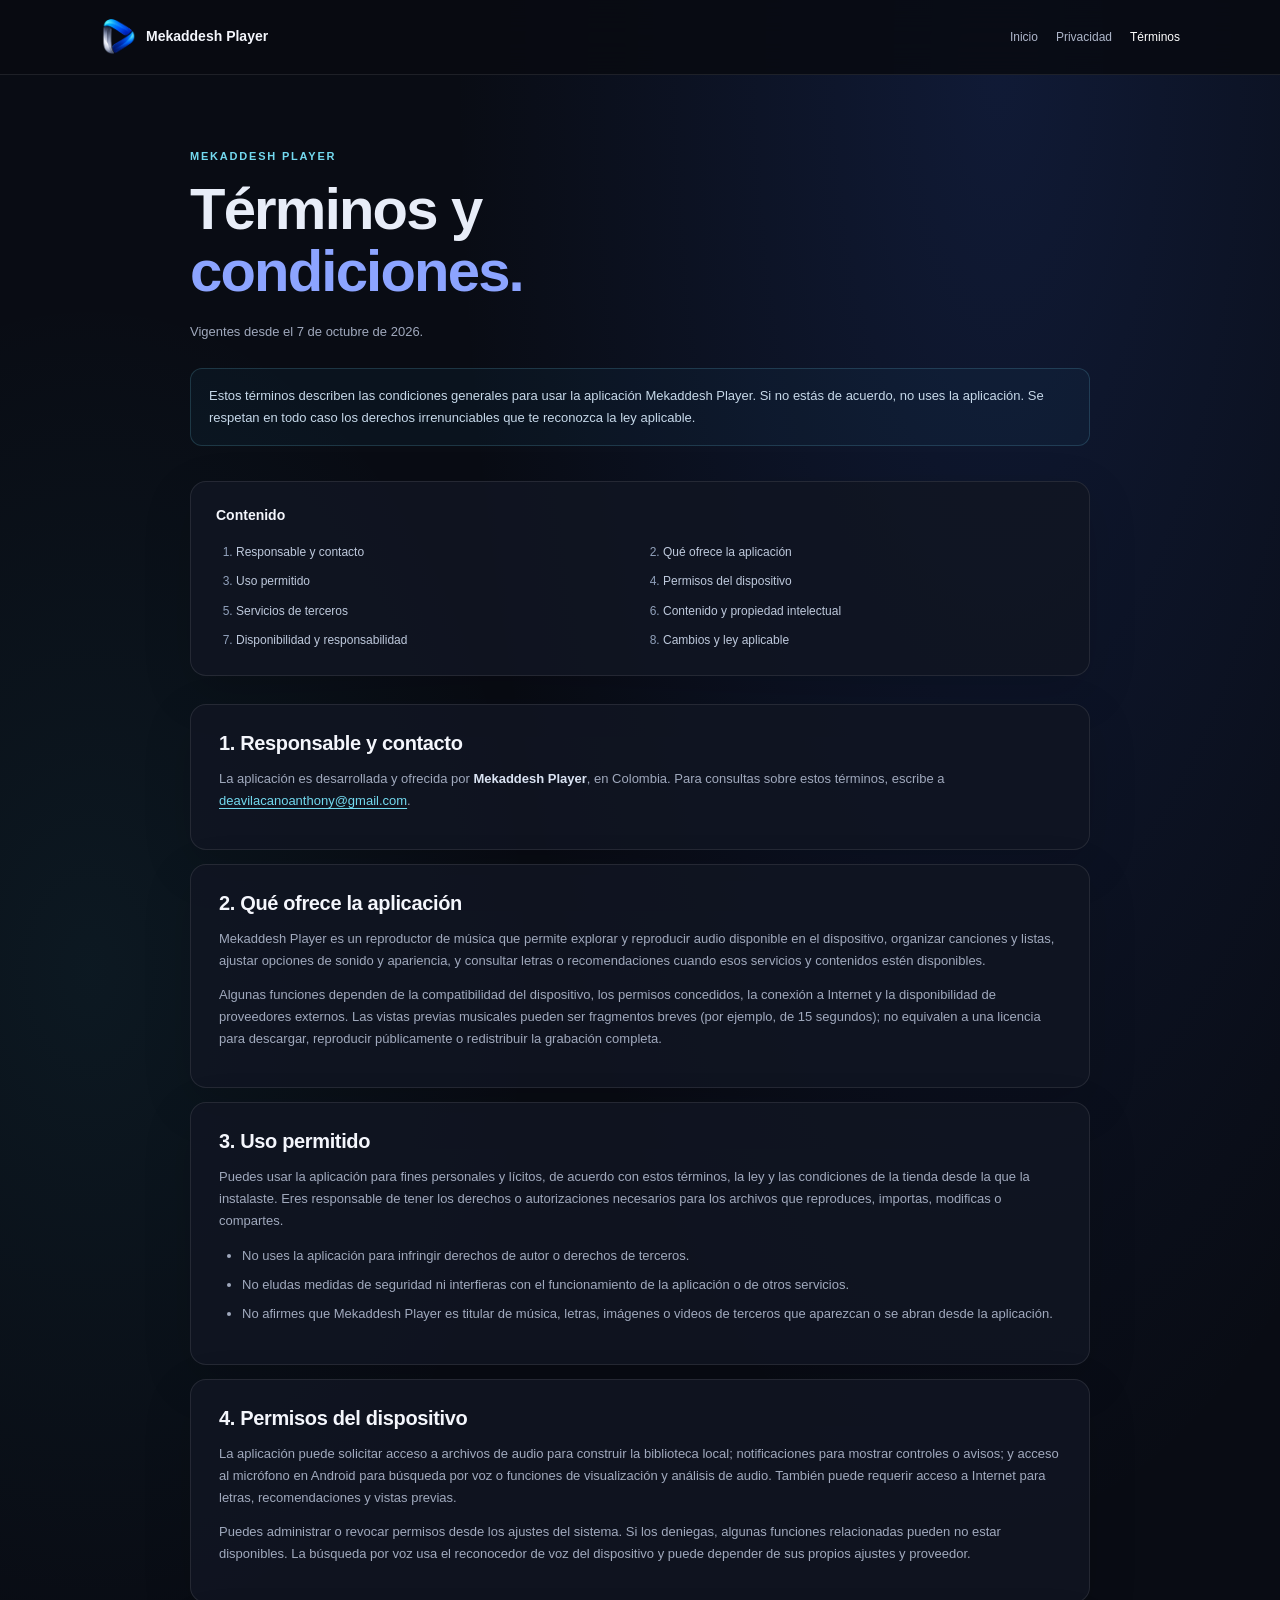
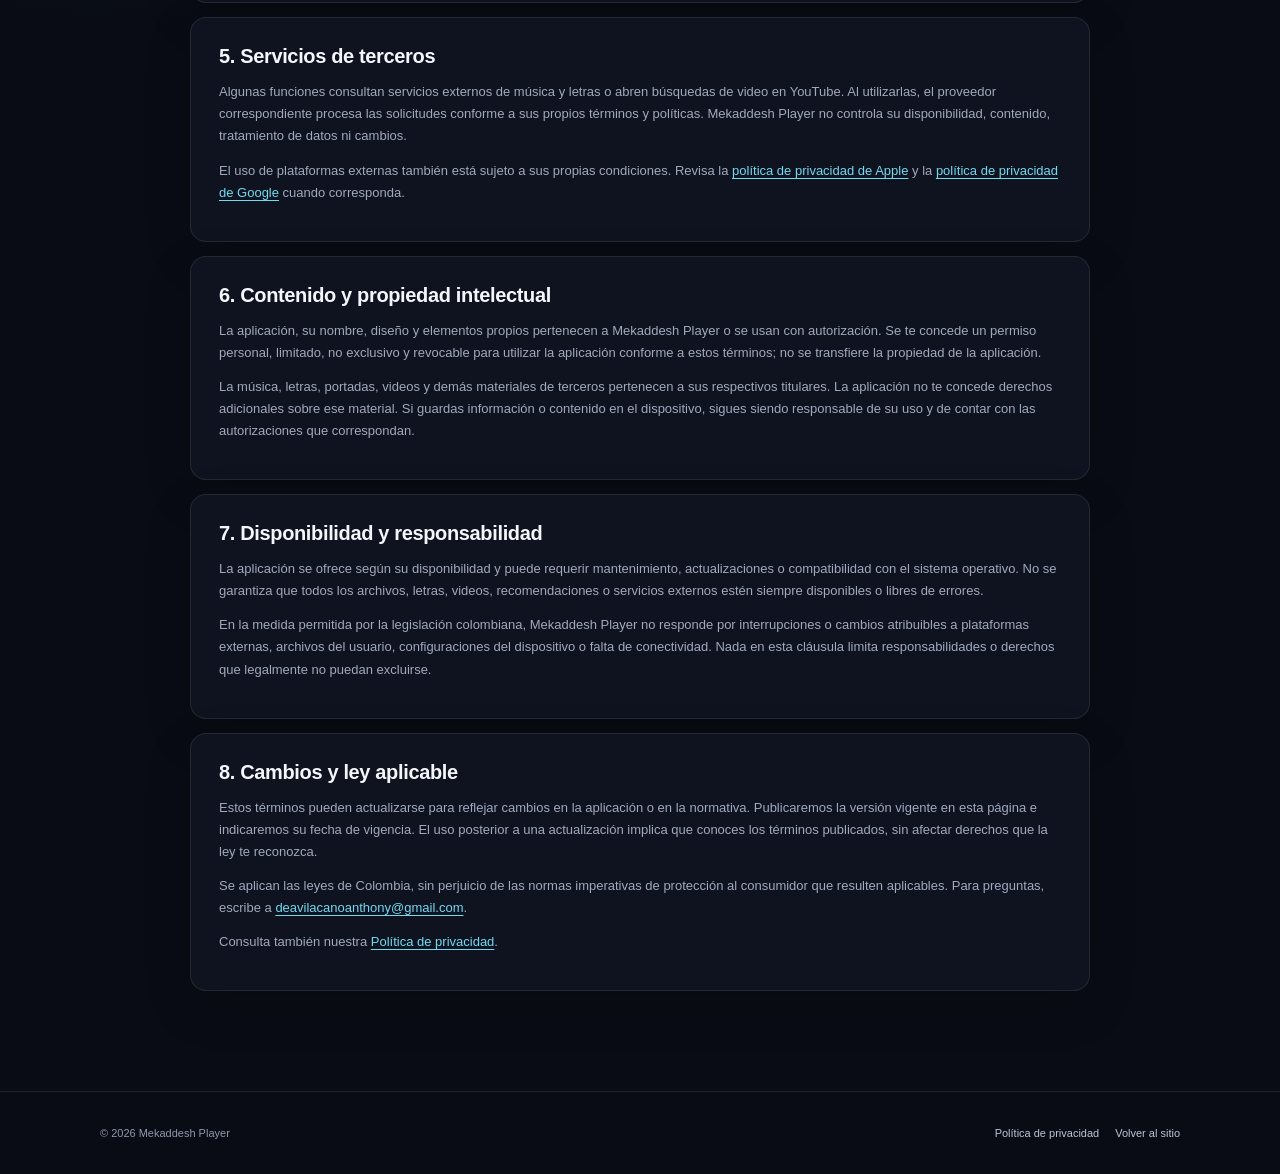
<file: terms.html>
<!doctype html>
<html lang="es">
  <head>
    <meta charset="utf-8">
    <meta name="viewport" content="width=device-width, initial-scale=1">
    <meta
      name="description"
      content="Términos y condiciones de uso de Mekaddesh Player."
    >
    <meta name="theme-color" content="#090c14">
    <title>Términos y condiciones · Mekaddesh Player</title>
    <link rel="icon" href="assets/images/app_icon.png">
    <link rel="stylesheet" href="legal.css">
  </head>
  <body>
    <header class="legal-header">
      <div class="legal-header-inner">
        <a class="legal-brand" href="index.html">
          <img src="assets/images/app_icon.png" alt="" width="36" height="36">
          <span>Mekaddesh Player</span>
        </a>
        <nav class="legal-nav" aria-label="Navegación legal">
          <a href="index.html">Inicio</a>
          <a href="privacy.html">Privacidad</a>
          <a href="terms.html" aria-current="page">Términos</a>
        </nav>
      </div>
    </header>

    <main class="legal-main">
      <header class="legal-intro">
        <p class="legal-eyebrow">Mekaddesh Player</p>
        <h1>Términos y<br><span>condiciones.</span></h1>
        <p class="legal-updated">Vigentes desde el 7 de octubre de 2026.</p>
        <p class="legal-notice">
          Estos términos describen las condiciones generales para usar la
          aplicación Mekaddesh Player. Si no estás de acuerdo, no uses la
          aplicación. Se respetan en todo caso los derechos irrenunciables que
          te reconozca la ley aplicable.
        </p>
      </header>

      <nav class="legal-toc" aria-label="Contenido de los términos">
        <h2>Contenido</h2>
        <ol>
          <li><a href="#responsable">Responsable y contacto</a></li>
          <li><a href="#servicio">Qué ofrece la aplicación</a></li>
          <li><a href="#uso">Uso permitido</a></li>
          <li><a href="#permisos">Permisos del dispositivo</a></li>
          <li><a href="#terceros">Servicios de terceros</a></li>
          <li><a href="#propiedad">Contenido y propiedad intelectual</a></li>
          <li><a href="#disponibilidad">Disponibilidad y responsabilidad</a></li>
          <li><a href="#cambios">Cambios y ley aplicable</a></li>
        </ol>
      </nav>

      <section class="legal-section" id="responsable">
        <h2>1. Responsable y contacto</h2>
        <p>
          La aplicación es desarrollada y ofrecida por <strong>Mekaddesh
          Player</strong>, en Colombia. Para consultas sobre estos términos,
          escribe a <a href="mailto:deavilacanoanthony@gmail.com">deavilacanoanthony@gmail.com</a>.
        </p>
      </section>

      <section class="legal-section" id="servicio">
        <h2>2. Qué ofrece la aplicación</h2>
        <p>
          Mekaddesh Player es un reproductor de música que permite explorar y
          reproducir audio disponible en el dispositivo, organizar canciones
          y listas, ajustar opciones de sonido y apariencia, y consultar letras
          o recomendaciones cuando esos servicios y contenidos estén
          disponibles.
        </p>
        <p>
          Algunas funciones dependen de la compatibilidad del dispositivo, los
          permisos concedidos, la conexión a Internet y la disponibilidad de
          proveedores externos. Las vistas previas musicales pueden ser
          fragmentos breves (por ejemplo, de 15 segundos); no equivalen a una
          licencia para descargar, reproducir públicamente o redistribuir la
          grabación completa.
        </p>
      </section>

      <section class="legal-section" id="uso">
        <h2>3. Uso permitido</h2>
        <p>
          Puedes usar la aplicación para fines personales y lícitos, de acuerdo
          con estos términos, la ley y las condiciones de la tienda desde la
          que la instalaste. Eres responsable de tener los derechos o
          autorizaciones necesarios para los archivos que reproduces,
          importas, modificas o compartes.
        </p>
        <ul>
          <li>No uses la aplicación para infringir derechos de autor o derechos de terceros.</li>
          <li>No eludas medidas de seguridad ni interfieras con el funcionamiento de la aplicación o de otros servicios.</li>
          <li>No afirmes que Mekaddesh Player es titular de música, letras, imágenes o videos de terceros que aparezcan o se abran desde la aplicación.</li>
        </ul>
      </section>

      <section class="legal-section" id="permisos">
        <h2>4. Permisos del dispositivo</h2>
        <p>
          La aplicación puede solicitar acceso a archivos de audio para
          construir la biblioteca local; notificaciones para mostrar controles
          o avisos; y acceso al micrófono en Android para búsqueda por voz o
          funciones de visualización y análisis de audio. También puede
          requerir acceso a Internet para letras, recomendaciones y vistas
          previas.
        </p>
        <p>
          Puedes administrar o revocar permisos desde los ajustes del sistema.
          Si los deniegas, algunas funciones relacionadas pueden no estar
          disponibles. La búsqueda por voz usa el reconocedor de voz del
          dispositivo y puede depender de sus propios ajustes y proveedor.
        </p>
      </section>

      <section class="legal-section" id="terceros">
        <h2>5. Servicios de terceros</h2>
        <p>
          Algunas funciones consultan servicios externos de música y letras o
          abren búsquedas de video en YouTube. Al utilizarlas, el proveedor
          correspondiente procesa las solicitudes conforme a sus propios
          términos y políticas. Mekaddesh Player no controla su disponibilidad,
          contenido, tratamiento de datos ni cambios.
        </p>
        <p>
          El uso de plataformas externas también está sujeto a sus propias
          condiciones. Revisa la <a href="https://www.apple.com/legal/privacy/" target="_blank" rel="noopener noreferrer">política de privacidad de Apple</a>
          y la <a href="https://policies.google.com/privacy" target="_blank" rel="noopener noreferrer">política de privacidad de Google</a>
          cuando corresponda.
        </p>
      </section>

      <section class="legal-section" id="propiedad">
        <h2>6. Contenido y propiedad intelectual</h2>
        <p>
          La aplicación, su nombre, diseño y elementos propios pertenecen a
          Mekaddesh Player o se usan con autorización. Se te concede un permiso
          personal, limitado, no exclusivo y revocable para utilizar la
          aplicación conforme a estos términos; no se transfiere la propiedad
          de la aplicación.
        </p>
        <p>
          La música, letras, portadas, videos y demás materiales de terceros
          pertenecen a sus respectivos titulares. La aplicación no te concede
          derechos adicionales sobre ese material. Si guardas información o
          contenido en el dispositivo, sigues siendo responsable de su uso y
          de contar con las autorizaciones que correspondan.
        </p>
      </section>

      <section class="legal-section" id="disponibilidad">
        <h2>7. Disponibilidad y responsabilidad</h2>
        <p>
          La aplicación se ofrece según su disponibilidad y puede requerir
          mantenimiento, actualizaciones o compatibilidad con el sistema
          operativo. No se garantiza que todos los archivos, letras, videos,
          recomendaciones o servicios externos estén siempre disponibles o
          libres de errores.
        </p>
        <p>
          En la medida permitida por la legislación colombiana, Mekaddesh
          Player no responde por interrupciones o cambios atribuibles a
          plataformas externas, archivos del usuario, configuraciones del
          dispositivo o falta de conectividad. Nada en esta cláusula limita
          responsabilidades o derechos que legalmente no puedan excluirse.
        </p>
      </section>

      <section class="legal-section" id="cambios">
        <h2>8. Cambios y ley aplicable</h2>
        <p>
          Estos términos pueden actualizarse para reflejar cambios en la
          aplicación o en la normativa. Publicaremos la versión vigente en
          esta página e indicaremos su fecha de vigencia. El uso posterior a
          una actualización implica que conoces los términos publicados, sin
          afectar derechos que la ley te reconozca.
        </p>
        <p>
          Se aplican las leyes de Colombia, sin perjuicio de las normas
          imperativas de protección al consumidor que resulten aplicables.
          Para preguntas, escribe a
          <a href="mailto:deavilacanoanthony@gmail.com">deavilacanoanthony@gmail.com</a>.
        </p>
        <p>
          Consulta también nuestra <a href="privacy.html">Política de privacidad</a>.
        </p>
      </section>
    </main>

    <footer class="legal-footer">
      <div class="legal-footer-inner">
        <span>© 2026 Mekaddesh Player</span>
        <nav class="legal-footer-links" aria-label="Enlaces legales">
          <a href="privacy.html">Política de privacidad</a>
          <a href="index.html">Volver al sitio</a>
        </nav>
      </div>
    </footer>
  </body>
</html>
</file>
<file: styles.css>
:root {
  color-scheme: dark;
  --bg: #090b12;
  --surface: #11141e;
  --surface-raised: #171b28;
  --text: #f5f7ff;
  --muted: #969caf;
  --blue: #3c9bff;
  --cyan: #47e4e0;
  --pink: #f15cbd;
  --line: rgba(255, 255, 255, 0.1);
  --font-display: "Space Grotesk", sans-serif;
  --font-body: "DM Sans", sans-serif;
}

* {
  box-sizing: border-box;
}

html {
  scroll-behavior: smooth;
  scroll-padding-top: 90px;
}

body {
  margin: 0;
  background:
    radial-gradient(ellipse at 77% 5%, rgba(29, 102, 212, 0.11), transparent 28rem),
    var(--bg);
  color: var(--text);
  font-family: var(--font-body);
  -webkit-font-smoothing: antialiased;
}

a {
  color: inherit;
  text-decoration: none;
}

button {
  font: inherit;
}

.wrap {
  width: min(1160px, calc(100% - 48px));
  margin-inline: auto;
}

.site-header {
  position: sticky;
  z-index: 10;
  top: 0;
  border-bottom: 1px solid rgba(255, 255, 255, 0.055);
  background: rgba(9, 11, 18, 0.82);
  backdrop-filter: blur(18px);
}

.nav {
  display: flex;
  min-height: 78px;
  align-items: center;
  justify-content: space-between;
}

.brand {
  display: inline-flex;
  align-items: center;
  gap: 11px;
  font-family: var(--font-display);
  font-size: 16px;
  font-weight: 700;
  letter-spacing: -0.45px;
}

.brand img {
  border-radius: 11px;
  object-fit: contain;
}

.brand-light {
  color: #a7aec0;
  font-weight: 500;
}

.nav-links {
  display: flex;
  align-items: center;
  gap: 34px;
  color: #bbc1d0;
  font-size: 13px;
  font-weight: 600;
}

.nav-links > a:not(.nav-cta):hover,
.text-link:hover,
.footer-top:hover {
  color: var(--cyan);
}

.nav-cta {
  padding: 12px 16px;
  border: 1px solid rgba(77, 154, 255, 0.42);
  border-radius: 999px;
  color: white;
  transition: border-color 160ms ease, background 160ms ease;
}

.nav-cta:hover {
  border-color: var(--blue);
  background: rgba(60, 155, 255, 0.13);
}

.nav-cta span {
  margin-left: 8px;
  color: var(--cyan);
}

.menu-toggle {
  display: none;
  width: 44px;
  height: 44px;
  align-items: center;
  justify-content: center;
  flex-direction: column;
  gap: 6px;
  border: 1px solid var(--line);
  border-radius: 50%;
  background: var(--surface);
  color: var(--text);
}

.menu-toggle span {
  width: 16px;
  height: 2px;
  border-radius: 2px;
  background: currentColor;
}

.hero {
  position: relative;
  display: grid;
  min-height: 680px;
  align-items: center;
  grid-template-columns: 1.02fr 0.98fr;
  padding-block: 66px 104px;
  overflow: clip;
}

.hero-copy {
  position: relative;
  z-index: 1;
  max-width: 620px;
}

.eyebrow,
.mini-label,
.visual-label,
.feature-number,
.sound-caption {
  font-size: 10px;
  font-weight: 700;
  letter-spacing: 1.8px;
}

.eyebrow {
  display: flex;
  align-items: center;
  gap: 10px;
  margin: 0 0 25px;
  color: #a4b2c9;
  text-transform: uppercase;
}

.live-dot,
.library-footer i {
  width: 7px;
  height: 7px;
  border-radius: 50%;
  background: var(--cyan);
  box-shadow: 0 0 14px rgba(71, 228, 224, 0.8);
}

h1,
h2,
h3,
p {
  margin-top: 0;
}

h1,
h2,
h3 {
  font-family: var(--font-display);
  letter-spacing: -1.8px;
}

.hero h1 {
  margin-bottom: 23px;
  font-size: clamp(42px, 5.45vw, 69px);
  font-weight: 700;
  line-height: 1.03;
}

.hero h1 span,
.intro-grid h2 span,
.section-heading h2 span,
.personal-copy h2 span,
.closing-card h2 span {
  color: #78839c;
}

.hero-description {
  max-width: 500px;
  margin-bottom: 30px;
  color: #a4aabd;
  font-size: 16px;
  line-height: 1.8;
}

.hero-actions {
  display: flex;
  align-items: center;
  gap: 25px;
}

.button {
  display: inline-flex;
  min-height: 50px;
  align-items: center;
  justify-content: center;
  gap: 16px;
  padding: 0 22px;
  border-radius: 999px;
  font-size: 13px;
  font-weight: 700;
  transition: transform 160ms ease, box-shadow 160ms ease;
}

.button:hover {
  transform: translateY(-2px);
}

.button-primary {
  background: linear-gradient(110deg, #2879f5, #43c5ee);
  box-shadow: 0 9px 32px rgba(44, 132, 241, 0.24);
}

.button-primary:hover {
  box-shadow: 0 12px 38px rgba(44, 132, 241, 0.38);
}

.button-primary span {
  font-size: 17px;
}

.text-link {
  display: inline-flex;
  align-items: center;
  gap: 9px;
  color: #d7dbea;
  font-size: 13px;
  font-weight: 700;
  transition: color 160ms ease;
}

.text-link span {
  color: var(--cyan);
}

.hero-note {
  display: flex;
  align-items: center;
  gap: 11px;
  margin-top: 51px;
  color: #777f94;
  font-size: 12px;
}

.note-icon {
  display: grid;
  width: 27px;
  height: 27px;
  place-items: center;
  border: 1px solid rgba(71, 228, 224, 0.24);
  border-radius: 50%;
  color: var(--cyan);
}

.hero-art {
  position: relative;
  display: grid;
  min-height: 520px;
  place-items: center;
  isolation: isolate;
}

.hero-glow {
  position: absolute;
  z-index: -1;
  width: 410px;
  height: 410px;
  border-radius: 50%;
  background: rgba(19, 108, 236, 0.13);
  filter: blur(70px);
}

.art-orbit {
  position: absolute;
  border: 1px solid rgba(79, 143, 238, 0.14);
  border-radius: 50%;
  transform: rotate(-24deg);
}

.orbit-one {
  width: 480px;
  height: 305px;
}

.orbit-two {
  width: 365px;
  height: 470px;
  transform: rotate(42deg);
}

.sound-card {
  position: relative;
  z-index: 1;
  width: min(310px, 76vw);
  padding: 19px 20px 17px;
  overflow: hidden;
  border: 1px solid rgba(255, 255, 255, 0.12);
  border-radius: 27px;
  background: linear-gradient(155deg, rgba(30, 37, 56, 0.96), rgba(13, 16, 27, 0.98) 65%);
  box-shadow: 0 36px 100px rgba(0, 0, 0, 0.54), 0 0 75px rgba(30, 124, 243, 0.15);
  transform: rotate(3deg);
}

.sound-card-top {
  display: flex;
  align-items: center;
  justify-content: space-between;
}

.sound-mark {
  display: grid;
  width: 36px;
  height: 36px;
  place-items: center;
  border: 1px solid rgba(255, 255, 255, 0.1);
  border-radius: 12px;
  background: rgba(255, 255, 255, 0.06);
}

.sound-mark img {
  object-fit: contain;
}

.sound-caption {
  margin-left: auto;
  color: #858da3;
  font-size: 8px;
}

.sound-menu {
  margin-left: 17px;
  color: #9299aa;
  letter-spacing: 2px;
}

.record-art {
  position: relative;
  display: grid;
  width: 165px;
  height: 165px;
  place-items: center;
  margin: 27px auto 23px;
  border: 1px solid rgba(115, 222, 242, 0.27);
  border-radius: 50%;
  background: radial-gradient(circle at 32% 24%, #69edec 0, #2689f7 28%, #1433a6 66%, #171635 100%);
  box-shadow: 0 0 43px rgba(50, 167, 246, 0.23), inset 0 0 27px rgba(5, 8, 35, 0.62);
}

.record-art::before,
.record-art::after {
  position: absolute;
  content: "";
  border: 1px solid rgba(255, 255, 255, 0.17);
  border-radius: 50%;
}

.record-art::before {
  inset: 12px;
}

.record-art::after {
  inset: 24px;
}

.record-inner {
  display: grid;
  width: 60px;
  height: 60px;
  place-items: center;
  border: 1px solid rgba(255, 255, 255, 0.38);
  border-radius: 50%;
  background: #111a32;
  color: #8ce7f7;
  font-family: var(--font-display);
  font-size: 15px;
  font-weight: 700;
  letter-spacing: 1px;
}

.record-spark {
  position: absolute;
  width: 6px;
  height: 6px;
  border-radius: 50%;
  background: white;
  box-shadow: 0 0 13px white;
}

.spark-a {
  top: 32px;
  right: 16px;
}

.spark-b {
  bottom: 28px;
  left: 15px;
  width: 4px;
  height: 4px;
}

.sound-track {
  display: grid;
  gap: 5px;
  text-align: center;
}

.track-title {
  font-family: var(--font-display);
  font-size: 17px;
  font-weight: 600;
}

.track-subtitle {
  color: #8991a7;
  font-size: 11px;
}

.sound-progress {
  height: 3px;
  margin-top: 20px;
  border-radius: 5px;
  background: rgba(255, 255, 255, 0.14);
}

.sound-progress span {
  display: block;
  width: 58%;
  height: 100%;
  border-radius: inherit;
  background: linear-gradient(90deg, var(--blue), var(--cyan));
}

.sound-controls {
  display: flex;
  align-items: center;
  justify-content: center;
  gap: 27px;
  margin-top: 14px;
  color: #bec6d8;
  font-size: 18px;
}

.play-button {
  display: grid;
  width: 39px;
  height: 39px;
  place-items: center;
  border-radius: 50%;
  background: linear-gradient(135deg, #348bff, #46d9ed);
  color: #07101c;
  font-size: 15px;
}

.equalizer {
  display: flex;
  height: 31px;
  align-items: end;
  justify-content: space-between;
  gap: 3px;
  margin-top: 19px;
  opacity: 0.6;
}

.equalizer i {
  flex: 1;
  height: var(--bar, 35%);
  border-radius: 4px 4px 1px 1px;
  background: linear-gradient(0deg, #315dff, #4be1df);
}

.equalizer i:nth-child(5n + 1) { --bar: 35%; }
.equalizer i:nth-child(5n + 2) { --bar: 75%; }
.equalizer i:nth-child(5n + 3) { --bar: 53%; }
.equalizer i:nth-child(5n + 4) { --bar: 92%; }
.equalizer i:nth-child(5n) { --bar: 44%; }

.float-tag {
  position: absolute;
  z-index: 2;
  display: flex;
  align-items: center;
  gap: 9px;
  padding: 11px 14px;
  border: 1px solid rgba(255, 255, 255, 0.12);
  border-radius: 14px;
  background: rgba(19, 23, 36, 0.88);
  box-shadow: 0 12px 30px rgba(0, 0, 0, 0.3);
  color: #d9dfeb;
  font-size: 11px;
  font-weight: 600;
  backdrop-filter: blur(12px);
}

.float-tag span {
  color: var(--cyan);
  font-size: 15px;
}

.tag-library {
  top: 118px;
  left: 0;
  transform: rotate(-5deg);
}

.tag-lyrics {
  right: -4px;
  bottom: 125px;
  transform: rotate(4deg);
}

.tag-lyrics span {
  color: var(--pink);
}

.scroll-cue {
  position: absolute;
  bottom: 33px;
  left: 0;
  display: flex;
  align-items: center;
  gap: 11px;
  color: #717a91;
  font-size: 10px;
  letter-spacing: 0.6px;
}

.scroll-cue span {
  width: 20px;
  height: 30px;
  border: 1px solid #536079;
  border-radius: 12px;
}

.scroll-cue span::after {
  display: block;
  width: 2px;
  height: 6px;
  margin: 6px auto;
  border-radius: 2px;
  background: var(--cyan);
  content: "";
}

.intro-section {
  padding: 120px 0 128px;
  border-top: 1px solid rgba(255, 255, 255, 0.055);
  background: linear-gradient(180deg, rgba(16, 20, 31, 0.45), transparent 75%);
}

.intro-grid {
  display: grid;
  align-items: end;
  grid-template-columns: 1fr 0.72fr;
  gap: 70px;
}

.intro-grid .eyebrow,
.section-heading .eyebrow,
.personal-copy .eyebrow {
  margin-bottom: 18px;
  color: var(--cyan);
}

.intro-grid h2,
.section-heading h2,
.personal-copy h2,
.closing-card h2 {
  margin-bottom: 0;
  font-size: clamp(34px, 4.6vw, 54px);
  line-height: 1.1;
}

.intro-copy {
  padding-bottom: 4px;
}

.intro-copy p,
.section-heading > p,
.personal-copy > p:not(.eyebrow) {
  margin-bottom: 22px;
  color: var(--muted);
  font-size: 14px;
  line-height: 1.85;
}

.library-visual {
  position: relative;
  margin-top: 65px;
  overflow: hidden;
  border: 1px solid rgba(126, 156, 215, 0.17);
  border-radius: 24px;
  background:
    radial-gradient(ellipse at 75% 10%, rgba(41, 119, 224, 0.17), transparent 42%),
    linear-gradient(135deg, #151a28, #10131d 60%, #111524);
  box-shadow: 0 32px 90px rgba(0, 0, 0, 0.25);
}

.library-topline {
  display: flex;
  height: 51px;
  align-items: center;
  justify-content: space-between;
  padding-inline: 23px;
  border-bottom: 1px solid rgba(255, 255, 255, 0.07);
  color: #79839a;
  font-size: 8px;
  font-weight: 700;
  letter-spacing: 1.4px;
}

.library-topline b {
  padding-inline: 6px;
  color: #58647e;
}

.window-dots {
  display: flex;
  gap: 5px;
}

.window-dots i {
  width: 6px;
  height: 6px;
  border-radius: 50%;
  background: #57627a;
}

.window-dots i:first-child { background: #f26e83; }
.window-dots i:nth-child(2) { background: #f4c15f; }
.window-dots i:nth-child(3) { background: #52d69c; }

.library-spark {
  color: var(--cyan);
  font-size: 14px;
}

.library-content {
  padding: 48px 7% 50px;
}

.library-heading {
  display: flex;
  align-items: center;
  justify-content: space-between;
  margin-bottom: 34px;
}

.mini-label {
  color: #7e8aa5;
  font-size: 8px;
}

.library-heading h3 {
  margin: 10px 0 0;
  font-size: clamp(20px, 3vw, 28px);
  letter-spacing: -0.8px;
}

.library-symbol {
  display: grid;
  width: 55px;
  height: 55px;
  place-items: center;
  border: 1px solid rgba(71, 228, 224, 0.28);
  border-radius: 17px;
  background: rgba(71, 228, 224, 0.08);
  color: var(--cyan);
  font-size: 24px;
}

.library-categories {
  display: grid;
  grid-template-columns: repeat(4, 1fr);
  gap: 13px;
}

.category-card {
  display: grid;
  min-height: 141px;
  align-content: start;
  justify-items: start;
  padding: 17px;
  border: 1px solid rgba(255, 255, 255, 0.08);
  border-radius: 16px;
  background: rgba(255, 255, 255, 0.025);
}

.category-icon {
  display: grid;
  width: 33px;
  height: 33px;
  place-items: center;
  margin-bottom: 17px;
  border-radius: 10px;
  font-size: 16px;
}

.icon-blue { background: rgba(60, 155, 255, 0.15); color: #62b1ff; }
.icon-purple { background: rgba(159, 113, 255, 0.15); color: #bd9bff; }
.icon-pink { background: rgba(241, 92, 189, 0.13); color: #fa8fd3; }
.icon-green { background: rgba(71, 228, 224, 0.12); color: #70e8d9; }

.category-name {
  font-family: var(--font-display);
  font-size: 13px;
  font-weight: 600;
}

.category-detail {
  margin-top: 5px;
  color: #858da1;
  font-size: 10px;
}

.library-footer {
  display: flex;
  min-height: 43px;
  align-items: center;
  justify-content: space-between;
  padding-inline: 23px;
  border-top: 1px solid rgba(255, 255, 255, 0.07);
  color: #818ba1;
  font-size: 10px;
}

.library-footer > span:first-child {
  display: flex;
  align-items: center;
  gap: 8px;
}

.library-footer i {
  width: 5px;
  height: 5px;
}

.footer-wave {
  color: #5578d5;
  letter-spacing: 3px;
}

.features-section {
  padding: 114px 0 126px;
  overflow-x: clip;
  border-top: 1px solid rgba(255, 255, 255, 0.055);
}

.section-heading {
  display: flex;
  align-items: end;
  justify-content: space-between;
  gap: 45px;
  margin-bottom: 46px;
}

.section-heading > p {
  max-width: 330px;
  margin-bottom: 5px;
}

.feature-grid {
  display: grid;
  grid-template-columns: 1.14fr 0.93fr 0.93fr;
  gap: 16px;
}

.feature-card {
  min-width: 0;
  overflow: hidden;
  border: 1px solid rgba(255, 255, 255, 0.085);
  border-radius: 19px;
  background: linear-gradient(155deg, rgba(23, 27, 41, 0.95), rgba(14, 17, 26, 0.96));
  transition: transform 180ms ease, border-color 180ms ease;
}

.feature-card:hover {
  transform: translateY(-4px);
  border-color: rgba(71, 228, 224, 0.28);
}

.feature-visual {
  position: relative;
  display: flex;
  height: 190px;
  align-items: center;
  justify-content: center;
  overflow: hidden;
  border-bottom: 1px solid rgba(255, 255, 255, 0.06);
  background: radial-gradient(ellipse at 50% 100%, rgba(48, 114, 218, 0.2), transparent 64%);
}

.visual-label {
  position: absolute;
  top: 18px;
  left: 19px;
  color: #8993aa;
  font-size: 8px;
}

.lyrics-visual {
  display: block;
  padding: 45px 25px 20px;
  background:
    radial-gradient(ellipse at 55% 100%, rgba(222, 65, 164, 0.19), transparent 58%),
    radial-gradient(ellipse at 2% 2%, rgba(52, 121, 234, 0.17), transparent 55%);
}

.playlist-lines {
  display: grid;
  gap: 10px;
  padding: 8px 0 17px;
}

.playlist-lines i {
  display: block;
  width: 100%;
  height: 8px;
  border-radius: 8px;
  background: linear-gradient(90deg, rgba(164, 180, 216, 0.35), rgba(164, 180, 216, 0.04));
}

.playlist-lines i:nth-child(2) { width: 82%; }
.playlist-lines i:nth-child(3) { width: 91%; }
.playlist-lines i:nth-child(4) { width: 66%; }

.playlist-pills {
  display: flex;
  flex-wrap: wrap;
  gap: 7px;
}

.playlist-pills span {
  padding: 6px 9px;
  border: 1px solid rgba(255, 255, 255, 0.1);
  border-radius: 99px;
  background: rgba(15, 18, 29, 0.6);
  color: #d0d7e7;
  font-size: 9px;
}

.feature-copy {
  padding: 22px 21px 24px;
}

.feature-number {
  color: var(--cyan);
  font-size: 8px;
}

.feature-copy h3 {
  margin: 11px 0 9px;
  font-size: 20px;
  letter-spacing: -0.7px;
}

.feature-copy p {
  margin-bottom: 0;
  color: #929aaf;
  font-size: 12px;
  line-height: 1.75;
}

.eq-visual {
  flex-direction: column;
  align-items: stretch;
  padding: 51px 26px 21px;
}

.eq-sliders {
  display: flex;
  height: 95px;
  align-items: center;
  justify-content: space-around;
  border-bottom: 1px solid rgba(255, 255, 255, 0.13);
}

.eq-sliders i {
  position: relative;
  width: 3px;
  height: 77px;
  border-radius: 4px;
  background: rgba(137, 153, 185, 0.34);
}

.eq-sliders i::after {
  position: absolute;
  top: var(--knob, 45%);
  left: -5px;
  width: 13px;
  height: 13px;
  border: 2px solid #82e9e4;
  border-radius: 50%;
  background: #111521;
  box-shadow: 0 0 11px rgba(71, 228, 224, 0.4);
  content: "";
}

.eq-sliders i:nth-child(1) { --knob: 59%; }
.eq-sliders i:nth-child(2) { --knob: 34%; }
.eq-sliders i:nth-child(3) { --knob: 48%; }
.eq-sliders i:nth-child(4) { --knob: 24%; }
.eq-sliders i:nth-child(5) { --knob: 54%; }

.eq-labels {
  display: flex;
  justify-content: space-around;
  margin-top: 8px;
  color: #7d879d;
  font-size: 8px;
}

.landscape-visual {
  flex-direction: column;
  gap: 14px;
}

.landscape-frame {
  position: relative;
  display: flex;
  width: 75%;
  height: 100px;
  align-items: center;
  gap: 13px;
  padding: 13px;
  border: 1px solid rgba(255, 255, 255, 0.13);
  border-radius: 12px;
  background: linear-gradient(120deg, #1c2240, #181a2e);
  box-shadow: 0 12px 35px rgba(0, 0, 0, 0.35);
  transform: rotate(-2deg);
}

.landscape-cover {
  width: 72px;
  height: 72px;
  flex: 0 0 auto;
  border-radius: 9px;
  background: radial-gradient(circle at 30% 22%, #6be5e1, #4383ed 42%, #a142a6);
}

.landscape-lines {
  display: grid;
  flex: 1;
  gap: 8px;
}

.landscape-lines i {
  height: 6px;
  border-radius: 9px;
  background: rgba(225, 233, 249, 0.48);
}

.landscape-lines i:nth-child(2) { width: 68%; opacity: 0.6; }
.landscape-lines i:nth-child(3) { width: 42%; opacity: 0.32; }

.landscape-play {
  position: absolute;
  right: 16px;
  bottom: 11px;
  color: #dce3f3;
  font-size: 12px;
}

.personal-section {
  padding: 118px 0;
  overflow: hidden;
  border-block: 1px solid rgba(255, 255, 255, 0.055);
  background:
    radial-gradient(ellipse at 23% 50%, rgba(41, 103, 230, 0.11), transparent 35%),
    #0c0f18;
}

.personal-grid {
  display: grid;
  align-items: center;
  grid-template-columns: 0.95fr 1.05fr;
  gap: 90px;
}

.personal-visual {
  position: relative;
  display: grid;
  min-height: 385px;
  place-items: center;
}

.theme-card {
  position: absolute;
  display: flex;
  width: 230px;
  height: 305px;
  flex-direction: column;
  padding: 21px;
  overflow: hidden;
  border: 1px solid rgba(255, 255, 255, 0.14);
  border-radius: 22px;
  background: #18152b;
  box-shadow: 0 25px 70px rgba(0, 0, 0, 0.46);
}

.theme-back {
  margin-left: 92px;
  background: linear-gradient(155deg, #381950, #16192c 73%);
  transform: rotate(9deg) translateY(5px);
}

.theme-front {
  margin-right: 82px;
  background: linear-gradient(155deg, #172b43, #121722 70%);
  transform: rotate(-8deg) translateY(-5px);
}

.theme-orb {
  width: 155px;
  height: 155px;
  align-self: center;
  border-radius: 50%;
  background: radial-gradient(circle at 34% 30%, #f15cbd, #6144cc 52%, #151728 74%);
  box-shadow: 0 0 50px rgba(169, 85, 237, 0.2);
}

.orb-light {
  background: radial-gradient(circle at 34% 30%, #73ece2, #338ce8 54%, #152140 78%);
  box-shadow: 0 0 45px rgba(69, 171, 245, 0.18);
}

.theme-lines {
  display: grid;
  gap: 7px;
  margin-top: 22px;
}

.theme-lines i {
  width: 90%;
  height: 5px;
  border-radius: 6px;
  background: rgba(238, 242, 255, 0.64);
}

.theme-lines i:nth-child(2) { width: 64%; opacity: 0.65; }
.theme-lines i:nth-child(3) { width: 43%; opacity: 0.36; }

.theme-name {
  margin-top: 13px;
  color: #e9edf7;
  font-family: var(--font-display);
  font-size: 12px;
  font-weight: 600;
}

.theme-swatch {
  position: absolute;
  right: 17px;
  bottom: 19px;
  display: flex;
  gap: 4px;
}

.theme-swatch i,
.swatch {
  display: block;
  width: 10px;
  height: 10px;
  border-radius: 50%;
}

.theme-swatch i:first-child { background: #3c9bff; }
.theme-swatch i:nth-child(2) { background: #47e4e0; }
.theme-swatch i:nth-child(3) { background: #f15cbd; }

.personal-spark {
  position: absolute;
  color: var(--cyan);
  font-size: 26px;
}

.spark-left {
  top: 52px;
  left: 17%;
}

.spark-right {
  right: 9%;
  bottom: 54px;
  color: var(--pink);
  font-size: 20px;
}

.personal-copy {
  max-width: 490px;
}

.personal-copy h2 {
  margin-bottom: 19px;
}

.theme-options {
  display: flex;
  flex-wrap: wrap;
  gap: 10px;
  margin: 25px 0 27px;
}

.theme-options span {
  display: inline-flex;
  align-items: center;
  gap: 8px;
  padding: 9px 12px;
  border: 1px solid rgba(255, 255, 255, 0.1);
  border-radius: 999px;
  color: #c3cada;
  font-size: 11px;
}

.swatch-neon { background: linear-gradient(135deg, #222, #3c9bff 60%, #47e4e0); }
.swatch-dark { background: #151720; border: 1px solid #697186; }
.swatch-light { background: #f4f6fb; }

.closing-section {
  padding: 114px 0;
}

.closing-card {
  position: relative;
  display: flex;
  min-height: 410px;
  align-items: center;
  flex-direction: column;
  justify-content: center;
  overflow: hidden;
  border: 1px solid rgba(91, 153, 247, 0.17);
  border-radius: 26px;
  background:
    radial-gradient(ellipse at 50% 100%, rgba(48, 118, 250, 0.19), transparent 57%),
    linear-gradient(130deg, #141827, #10131d);
  text-align: center;
}

.closing-icon {
  display: grid;
  width: 66px;
  height: 66px;
  place-items: center;
  margin-bottom: 20px;
  border: 1px solid rgba(255, 255, 255, 0.14);
  border-radius: 18px;
  background: rgba(255, 255, 255, 0.055);
}

.closing-icon img {
  object-fit: contain;
}

.closing-card .eyebrow {
  margin-bottom: 14px;
  color: var(--cyan);
}

.closing-card h2 {
  position: relative;
  z-index: 1;
  margin-bottom: 13px;
  font-size: clamp(35px, 4.8vw, 53px);
}

.closing-card > p:not(.eyebrow) {
  position: relative;
  z-index: 1;
  max-width: 450px;
  margin-bottom: 23px;
  color: #9ca5b9;
  font-size: 13px;
  line-height: 1.7;
}

.closing-card .button {
  position: relative;
  z-index: 1;
}

.closing-glow {
  position: absolute;
  bottom: -230px;
  width: 600px;
  height: 340px;
  border-radius: 50%;
  background: rgba(45, 126, 255, 0.2);
  filter: blur(75px);
}

.site-footer {
  border-top: 1px solid rgba(255, 255, 255, 0.07);
}

.footer-content {
  display: flex;
  min-height: 88px;
  align-items: center;
  justify-content: space-between;
  gap: 18px;
}

.footer-brand {
  font-size: 13px;
}

.footer-brand img {
  border-radius: 9px;
}

.footer-note,
.footer-top,
.footer-legal-links a {
  color: #7f879b;
  font-size: 11px;
}

.footer-legal-links {
  display: flex;
  flex-wrap: wrap;
  gap: 16px;
}

.footer-legal-links a {
  text-decoration: none;
  transition: color 180ms ease;
}

.footer-legal-links a:hover {
  color: var(--cyan);
}

.footer-top {
  color: #c3cad9;
  font-weight: 600;
}

@media (max-width: 900px) {
  .nav {
    min-height: 68px;
  }

  .menu-toggle {
    display: flex;
  }

  .nav-links {
    position: absolute;
    top: calc(100% + 1px);
    right: 0;
    left: 0;
    display: none;
    align-items: stretch;
    flex-direction: column;
    gap: 0;
    padding: 9px 18px 18px;
    border-bottom: 1px solid var(--line);
    background: rgba(10, 12, 19, 0.97);
  }

  .nav-links.is-open {
    display: flex;
  }

  .nav-links > a:not(.nav-cta) {
    padding: 14px 3px;
    border-bottom: 1px solid rgba(255, 255, 255, 0.055);
  }

  .nav-cta {
    align-self: flex-start;
    margin-top: 14px;
  }

  .hero {
    min-height: 625px;
  }

  .hero h1 {
    font-size: clamp(40px, 6.2vw, 58px);
  }

  .hero-art {
    min-height: 450px;
  }

  .orbit-one {
    width: 380px;
    height: 270px;
  }

  .orbit-two {
    width: 315px;
    height: 405px;
  }

  .tag-library {
    left: -9px;
  }

  .tag-lyrics {
    right: -7px;
  }

  .intro-grid,
  .personal-grid {
    gap: 48px;
  }

  .feature-grid {
    grid-template-columns: repeat(2, 1fr);
  }

  .feature-large {
    grid-column: span 2;
  }
}

@media (max-width: 680px) {
  html {
    scroll-padding-top: 72px;
  }

  .wrap {
    width: min(100% - 36px, 520px);
  }

  .nav {
    min-height: 68px;
  }

  .brand {
    gap: 9px;
    font-size: 14px;
  }

  .brand img {
    width: 36px;
    height: 36px;
  }

  .menu-toggle {
    display: flex;
  }

  .nav-links {
    position: absolute;
    top: calc(100% + 1px);
    right: 0;
    left: 0;
    display: none;
    align-items: stretch;
    flex-direction: column;
    gap: 0;
    padding: 9px 18px 18px;
    border-bottom: 1px solid var(--line);
    background: rgba(10, 12, 19, 0.97);
  }

  .nav-links.is-open {
    display: flex;
  }

  .nav-links > a:not(.nav-cta) {
    padding: 14px 3px;
    border-bottom: 1px solid rgba(255, 255, 255, 0.055);
  }

  .nav-cta {
    align-self: flex-start;
    margin-top: 14px;
  }

  .hero {
    min-height: 0;
    grid-template-columns: 1fr;
    padding-top: 76px;
    padding-bottom: 90px;
  }

  .hero-copy {
    max-width: 540px;
  }

  .hero .eyebrow {
    margin-bottom: 19px;
  }

  .hero h1 {
    font-size: clamp(42px, 11vw, 60px);
    letter-spacing: -1.7px;
  }

  .hero-description {
    max-width: 470px;
    font-size: 14px;
  }

  .hero-note {
    margin-top: 30px;
  }

  .hero-art {
    min-height: 440px;
    margin-top: 3px;
  }

  .sound-card {
    width: 284px;
  }

  .tag-library {
    top: 71px;
    left: 2%;
  }

  .tag-lyrics {
    right: 0;
    bottom: 74px;
  }

  .scroll-cue {
    bottom: 27px;
  }

  .intro-section,
  .features-section,
  .personal-section,
  .closing-section {
    padding-block: 82px;
  }

  .intro-grid,
  .personal-grid {
    grid-template-columns: 1fr;
    gap: 24px;
  }

  .intro-grid h2,
  .section-heading h2,
  .personal-copy h2 {
    font-size: clamp(35px, 9vw, 46px);
  }

  .intro-copy p {
    max-width: 500px;
  }

  .library-visual {
    margin-top: 36px;
    border-radius: 18px;
  }

  .library-topline {
    height: 44px;
    padding-inline: 14px;
    font-size: 7px;
    letter-spacing: 1px;
  }

  .library-content {
    padding: 30px 17px;
  }

  .library-heading {
    margin-bottom: 22px;
  }

  .library-symbol {
    width: 43px;
    height: 43px;
    border-radius: 13px;
  }

  .library-categories {
    grid-template-columns: repeat(2, 1fr);
    gap: 9px;
  }

  .category-card {
    min-height: 123px;
    padding: 13px;
  }

  .category-icon {
    margin-bottom: 12px;
  }

  .library-footer {
    padding-inline: 14px;
    font-size: 8px;
  }

  .footer-wave {
    letter-spacing: 1px;
  }

  .section-heading {
    align-items: start;
    flex-direction: column;
    gap: 16px;
    margin-bottom: 31px;
  }

  .section-heading > p {
    max-width: 470px;
  }

  .feature-grid {
    grid-template-columns: 1fr;
    gap: 12px;
  }

  .feature-large {
    grid-column: auto;
  }

  .feature-visual {
    height: 175px;
  }

  .feature-copy {
    padding: 19px;
  }

  .personal-grid {
    gap: 24px;
  }

  .personal-visual {
    min-height: 325px;
    order: 2;
  }

  .personal-copy {
    order: 1;
  }

  .theme-card {
    width: 206px;
    height: 275px;
    padding: 18px;
  }

  .theme-back {
    margin-left: 73px;
  }

  .theme-front {
    margin-right: 65px;
  }

  .theme-orb {
    width: 134px;
    height: 134px;
  }

  .closing-card {
    min-height: 390px;
    padding: 27px 18px;
  }

  .footer-content {
    min-height: 90px;
    flex-wrap: wrap;
    justify-content: space-between;
    padding-block: 17px;
  }

  .footer-note {
    order: 3;
    width: 100%;
  }

  .footer-legal-links {
    order: 4;
    width: 100%;
  }

  .footer-top {
    margin-left: auto;
  }
}

@media (max-width: 380px) {
  .wrap {
    width: calc(100% - 30px);
  }

  .hero-actions {
    align-items: flex-start;
    flex-direction: column;
    gap: 17px;
  }

  .hero-art {
    min-height: 390px;
  }

  .sound-card {
    width: 265px;
  }

  .tag-library {
    left: -2px;
  }

  .tag-lyrics {
    right: -2px;
  }
}

@media (prefers-reduced-motion: reduce) {
  *,
  *::before,
  *::after {
    scroll-behavior: auto !important;
    transition-duration: 0.01ms !important;
  }
}

/* Discover feed feature */
.feature-discover {
  grid-template-columns: 0.88fr 1.12fr;
  gap: 38px;
}

.discover-modes {
  display: grid;
  gap: 11px;
  margin-top: 25px;
}

.discover-modes span {
  display: flex;
  align-items: center;
  gap: 10px;
  color: #c6cede;
  font-size: 11px;
}

.discover-modes i {
  display: grid;
  width: 26px;
  height: 26px;
  flex: 0 0 auto;
  place-items: center;
  border: 1px solid rgba(91, 177, 247, 0.23);
  border-radius: 9px;
  color: #86d8f4;
  font-size: 8px;
  font-style: normal;
}

.discover-device-scene {
  position: relative;
  display: grid;
  min-height: 620px;
  place-items: center;
  overflow: visible;
  perspective: 1500px;
  transform-style: preserve-3d;
}

.discover-scene-glow {
  position: absolute;
  z-index: -1;
  width: 420px;
  height: 420px;
  border-radius: 50%;
  background: rgba(45, 112, 235, 0.18);
  filter: blur(85px);
  transform: translateZ(-70px);
}

.discover-phone {
  position: absolute;
  width: 208px;
  aspect-ratio: 0.4;
}

.discover-phone .phone-frame {
  padding: 7px;
  border-radius: 36px;
}

.discover-phone .phone-screen {
  border-radius: 29px;
  background: #10151f;
}

.discover-phone .phone-screen img {
  display: block;
  width: 100%;
  height: 100%;
  border-radius: inherit;
  object-fit: cover;
}

.discover-library-video {
  z-index: 1;
  margin: -22px 0 0 -214px;
  transform: translateZ(-65px) rotateY(20deg) rotateX(3deg) rotateZ(-11deg) scale(0.87);
}

.discover-library-video .phone-frame {
  border-color: rgba(225, 202, 162, 0.47);
}

.discover-library-cover {
  z-index: 2;
  margin: 24px 0 0 194px;
  transform: translateZ(-24px) rotateY(-20deg) rotateX(3deg) rotateZ(10deg) scale(0.88);
}

.discover-library-cover .phone-frame {
  border-color: rgba(72, 215, 186, 0.4);
}

.discover-for-you {
  z-index: 3;
  margin-top: -5px;
  transform: translateZ(90px) rotateY(-8deg) rotateX(3deg) rotateZ(2deg);
}

.discover-for-you .phone-frame {
  border-color: rgba(111, 178, 255, 0.59);
  box-shadow:
    inset 1px 1px 2px rgba(255, 255, 255, 0.58),
    inset -2px -2px 4px rgba(0, 0, 0, 0.94),
    0 26px 44px rgba(0, 0, 0, 0.55),
    24px 42px 76px rgba(0, 0, 0, 0.39),
    17px 5px 60px rgba(39, 119, 245, 0.2);
}

.discover-voice-search {
  z-index: 4;
  margin: 120px 0 0 5px;
  transform: translateZ(30px) rotateY(-12deg) rotateX(2deg) rotateZ(-4deg) scale(0.93);
}

.discover-voice-search .phone-frame {
  border-color: rgba(135, 164, 255, 0.42);
  box-shadow:
    inset 1px 1px 2px rgba(255, 255, 255, 0.48),
    inset -2px -2px 4px rgba(0, 0, 0, 0.9),
    0 20px 34px rgba(0, 0, 0, 0.45),
    18px 26px 54px rgba(20, 41, 86, 0.28);
}

.discover-float-label {
  position: absolute;
  z-index: 4;
  display: grid;
  gap: 5px;
  padding: 11px 13px;
  border: 1px solid rgba(222, 234, 255, 0.14);
  border-radius: 12px;
  background: rgba(20, 25, 39, 0.94);
  box-shadow: 0 14px 27px rgba(0, 0, 0, 0.36);
  color: #e7ecf5;
  font-size: 8px;
  font-weight: 700;
  letter-spacing: 1px;
}

.discover-float-label i {
  color: #9ba8bc;
  font-size: 8px;
  font-style: normal;
  font-weight: 500;
  letter-spacing: 0;
}

.discover-label-library {
  top: 108px;
  left: 36px;
  transform: translateZ(145px) rotateZ(-5deg);
}

.discover-label-for-you {
  right: 40px;
  bottom: 112px;
  border-color: rgba(105, 174, 255, 0.25);
  transform: translateZ(160px) rotateZ(4deg);
}

.discover-label-voice {
  left: 22px;
  bottom: 112px;
  border-color: rgba(143, 164, 255, 0.25);
  transform: translateZ(140px) rotateZ(-5deg);
}

@media (max-width: 900px) {
  .discover-label-library {
    left: 27px;
  }

  .discover-label-voice {
    left: 20px;
    bottom: 100px;
  }

  .discover-label-for-you {
    right: 28px;
  }

  .discover-phone {
    width: 190px;
  }

  .discover-library-video {
    margin-left: -187px;
  }

  .discover-library-cover {
    margin-left: 170px;
  }
}

@media (max-width: 760px) {
  .feature-discover {
    grid-template-columns: 0.9fr 1.1fr;
    gap: 22px;
  }

  .discover-device-scene {
    min-height: 520px;
  }

  .discover-phone {
    width: 161px;
  }

  .discover-library-video {
    margin-left: -151px;
  }

  .discover-library-cover {
    margin-left: 139px;
  }

  .discover-label-library {
    left: 18px;
  }

  .discover-label-voice {
    left: 22px;
    bottom: 95px;
  }

  .discover-label-for-you {
    right: 27px;
  }
}

@media (max-width: 680px) {
  .feature-discover {
    grid-template-columns: 1fr;
    gap: 0;
  }

  .feature-discover .feature-row-copy {
    order: 1;
  }

  .discover-device-scene {
    min-height: 615px;
    order: 2;
  }

  .discover-phone {
    width: 197px;
  }

  .discover-library-video {
    margin: -17px 0 0 -186px;
    transform: translateZ(-55px) rotateY(17deg) rotateX(2deg) rotateZ(-9deg) scale(0.84);
  }

  .discover-library-cover {
    margin: 18px 0 0 171px;
    transform: translateZ(-22px) rotateY(-17deg) rotateX(2deg) rotateZ(8deg) scale(0.85);
  }

  .discover-for-you {
    transform: translateZ(65px) rotateY(-7deg) rotateX(2deg) rotateZ(2deg);
  }

  .discover-label-library {
    top: 94px;
    left: 32px;
  }

  .discover-label-voice {
    left: 18px;
    bottom: 86px;
  }

  .discover-label-for-you {
    right: 38px;
    bottom: 82px;
  }
}

@media (max-width: 430px) {
  .discover-device-scene {
    min-height: 560px;
  }

  .discover-phone {
    width: min(170px, 47vw);
  }

  .discover-library-video {
    margin-left: -140px;
  }

  .discover-library-cover {
    margin-left: 130px;
  }

  .discover-label-library {
    left: 26px;
  }

  .discover-label-voice {
    left: 12px;
    bottom: 80px;
  }

  .discover-label-for-you {
    right: 27px;
  }

}

@media (max-width: 375px) {
  .discover-device-scene {
    min-height: 515px;
  }

  .discover-phone {
    width: min(176px, 50vw);
  }

  .discover-library-video {
    margin-left: -143px;
  }

  .discover-library-cover {
    margin-left: 135px;
  }

  .discover-label-voice {
    left: 14px;
    bottom: 75px;
  }

  .discover-float-label {
    padding: 9px 10px;
    font-size: 7px;
  }
}

/* Device depth */
.hero {
  background:
    radial-gradient(ellipse at 76% 46%, rgba(27, 112, 232, 0.1), transparent 35%),
    radial-gradient(ellipse at 10% 16%, rgba(62, 192, 230, 0.04), transparent 24%);
}

.hero-art {
  perspective: 1450px;
  perspective-origin: 53% 46%;
}

.hero-phone-scene {
  position: relative;
  z-index: 1;
  display: grid;
  width: 100%;
  height: 615px;
  place-items: center;
  transform-style: preserve-3d;
}

.device {
  position: relative;
  transform-style: preserve-3d;
}

.discover-device-scene .discover-phone {
  position: absolute;
}

.phone-device {
  width: 316px;
  aspect-ratio: 0.5;
}

.phone-frame {
  position: relative;
  width: 100%;
  height: 100%;
  padding: 8px;
  overflow: hidden;
  border: 1px solid rgba(195, 215, 245, 0.48);
  border-radius: 43px;
  background: linear-gradient(125deg, #546176 0%, #101521 13%, #05070c 55%, #39465a 100%);
  box-shadow:
    inset 1px 1px 2px rgba(255, 255, 255, 0.55),
    inset -2px -2px 4px rgba(0, 0, 0, 0.92),
    13px 22px 36px rgba(0, 0, 0, 0.52),
    29px 43px 73px rgba(0, 0, 0, 0.31);
}

.phone-frame::before {
  position: absolute;
  z-index: 2;
  inset: 1px;
  border: 1px solid rgba(255, 255, 255, 0.13);
  border-radius: 42px;
  content: "";
  pointer-events: none;
}

.phone-screen {
  position: relative;
  width: 100%;
  height: 100%;
  overflow: hidden;
  border-radius: 35px;
  background: #0c1019;
  box-shadow: inset 0 0 0 1px rgba(255, 255, 255, 0.17);
}

.phone-side-button {
  position: absolute;
  z-index: 3;
  right: -3px;
  width: 3px;
  border-radius: 0 3px 3px 0;
  background: linear-gradient(90deg, #9aa6b7, #252d3d);
}

.side-button-one {
  top: 112px;
  height: 66px;
}

.side-button-two {
  top: 196px;
  height: 42px;
}

.hero-phone {
  z-index: 1;
  transform: rotateY(-14deg) rotateX(4deg) rotateZ(2deg) translateZ(38px);
  transform-origin: center center;
  animation: phone-float 7s ease-in-out infinite;
}

.hero-phone .phone-frame {
  border-radius: 45px;
  box-shadow:
    inset 1px 1px 2px rgba(255, 255, 255, 0.6),
    inset -2px -2px 4px rgba(0, 0, 0, 0.95),
    0 28px 35px rgba(0, 0, 0, 0.54),
    25px 46px 82px rgba(0, 0, 0, 0.44),
    28px 10px 76px rgba(31, 119, 240, 0.19);
}

.hero-phone .phone-screen img {
  display: block;
  width: 100%;
  height: 100%;
  border-radius: inherit;
  object-fit: cover;
}

.phone-shadow {
  position: absolute;
  right: 6%;
  bottom: 4px;
  width: 79%;
  height: 53px;
  border-radius: 50%;
  background: rgba(0, 0, 0, 0.72);
  filter: blur(23px);
  transform: translateZ(-90px) rotate(-5deg);
}

.device-reflection {
  position: absolute;
  top: 23px;
  left: 50%;
  width: 275px;
  height: 560px;
  border: 1px solid rgba(112, 179, 255, 0.06);
  border-radius: 45px;
  background: linear-gradient(118deg, transparent 38%, rgba(99, 193, 255, 0.06), transparent 56%);
  transform: translateX(-31%) translateZ(-48px) rotateY(-14deg) rotateZ(2deg);
  pointer-events: none;
}

.tag-library {
  top: 97px;
  left: 8px;
  transform: translateZ(105px) rotate(-6deg);
}

.tag-lyrics {
  right: 10px;
  bottom: 107px;
  transform: translateZ(118px) rotate(4deg);
}

.tag-equalizer {
  top: 180px;
  right: 10px;
  transform: translateZ(78px) rotate(3deg);
}

.tag-equalizer span {
  color: #89a4ff;
}

.hero-glow {
  width: 465px;
  height: 465px;
  background: rgba(26, 113, 241, 0.18);
  filter: blur(83px);
}

.orbit-one {
  transform: rotate(-24deg) translateZ(-40px);
}

.orbit-two {
  transform: rotate(42deg) translateZ(-75px);
}

.library-stage {
  position: relative;
  min-height: 660px;
  margin-top: 38px;
  overflow: hidden;
  border: 1px solid rgba(126, 156, 215, 0.11);
  border-radius: 27px;
  background:
    radial-gradient(ellipse at 50% 55%, rgba(32, 106, 221, 0.16), transparent 44%),
    radial-gradient(ellipse at 28% 18%, rgba(80, 205, 214, 0.05), transparent 39%),
    linear-gradient(135deg, #101521, #0b0e16 62%, #111727);
  perspective: 1500px;
  perspective-origin: 50% 45%;
}

.library-device-wrap {
  position: absolute;
  z-index: 2;
  top: 21px;
  left: 50%;
  width: 300px;
  transform-style: preserve-3d;
  transform: translateX(-50%);
}

.library-device {
  width: 100%;
  aspect-ratio: 0.5;
  transform: rotateY(11deg) rotateX(4deg) rotateZ(-3deg) translateZ(45px);
}

.library-device .phone-frame {
  padding: 7px;
  border-radius: 39px;
}

.library-device .phone-screen {
  padding: 19px 13px 12px;
  border-radius: 32px;
  background:
    radial-gradient(ellipse at 10% 2%, rgba(50, 122, 230, 0.18), transparent 40%),
    linear-gradient(160deg, #151b29, #0d111b 67%, #111622);
}

.library-screen-top,
.lyrics-screen-top {
  display: flex;
  align-items: center;
  justify-content: space-between;
  color: rgba(232, 239, 251, 0.68);
  font-size: 8px;
  font-weight: 600;
}

.library-screen-heading {
  position: relative;
  display: grid;
  gap: 5px;
  margin-top: 29px;
}

.library-greeting,
.screen-kicker {
  color: #8996af;
  font-size: 7px;
  font-weight: 700;
  letter-spacing: 1.3px;
}

.library-screen-heading strong,
.screen-title {
  font-family: var(--font-display);
  font-size: 23px;
  letter-spacing: -0.8px;
}

.library-search {
  position: absolute;
  right: 0;
  bottom: 0;
  color: #83a2d2;
  font-size: 24px;
}

.library-tabs {
  display: flex;
  gap: 16px;
  margin-top: 22px;
  padding-bottom: 9px;
  border-bottom: 1px solid rgba(255, 255, 255, 0.1);
  color: #8b94a6;
  font-size: 8px;
}

.library-tabs b {
  color: #79d6ee;
}

.library-screen-list {
  display: grid;
  gap: 10px;
  margin-top: 15px;
}

.library-song,
.playlist-screen-row {
  display: flex;
  min-width: 0;
  align-items: center;
  gap: 9px;
}

.library-song {
  min-height: 55px;
  padding: 6px;
  border: 1px solid rgba(255, 255, 255, 0.055);
  border-radius: 11px;
  background: rgba(255, 255, 255, 0.035);
}

.song-cover,
.now-playing-art,
.mini-art {
  flex: 0 0 auto;
  border-radius: 8px;
  background: linear-gradient(145deg, #2bb3d1, #2449aa 57%, #7b4ca5);
}

.song-cover {
  width: 38px;
  height: 38px;
}

.song-two .song-cover { background: linear-gradient(145deg, #b073e9, #6544b3 61%, #242e65); }
.song-three .song-cover { background: linear-gradient(145deg, #ef9a69, #a83f62 57%, #262957); }
.song-four .song-cover { background: linear-gradient(145deg, #69dfc5, #3177a3 62%, #293b70); }

.library-song > span:nth-child(2),
.playlist-screen-row > span:nth-child(2) {
  display: grid;
  min-width: 0;
  gap: 4px;
}

.library-song b,
.playlist-screen-row b,
.library-now-playing b,
.playlist-mini-player b {
  overflow: hidden;
  color: #f0f3fa;
  font-size: 9px;
  font-weight: 700;
  text-overflow: ellipsis;
  white-space: nowrap;
}

.library-song i,
.library-now-playing i,
.playlist-mini-player em {
  overflow: hidden;
  color: #929bae;
  font-size: 7px;
  font-style: normal;
  text-overflow: ellipsis;
  white-space: nowrap;
}

.library-song em,
.library-song small {
  margin-left: auto;
  color: #9ba5b8;
  font-size: 11px;
  font-style: normal;
}

.library-now-playing {
  position: absolute;
  right: 11px;
  bottom: 36px;
  left: 11px;
  display: flex;
  min-height: 51px;
  align-items: center;
  gap: 8px;
  padding: 6px;
  border: 1px solid rgba(124, 179, 248, 0.18);
  border-radius: 12px;
  background: rgba(29, 39, 59, 0.94);
  box-shadow: 0 7px 24px rgba(0, 0, 0, 0.34);
}

.library-now-playing > span:nth-child(2) {
  display: grid;
  min-width: 0;
  gap: 4px;
}

.now-playing-art {
  width: 36px;
  height: 36px;
}

.library-now-playing strong,
.playlist-mini-player strong {
  margin-left: auto;
  padding-inline: 7px;
  color: #75d9f0;
  font-size: 14px;
}

.library-nav-dots {
  position: absolute;
  right: 0;
  bottom: 15px;
  left: 0;
  display: flex;
  justify-content: center;
  gap: 12px;
}

.library-nav-dots i {
  width: 13px;
  height: 3px;
  border-radius: 4px;
  background: #465168;
}

.library-nav-dots i:first-child {
  background: #58d1ed;
}

.device-edge-glow {
  position: absolute;
  z-index: -1;
  inset: 12% -17%;
  border-radius: 50%;
  background: rgba(35, 127, 250, 0.2);
  filter: blur(54px);
  transform: translateZ(-20px);
}

.library-stage-glow {
  position: absolute;
  top: 64%;
  left: 50%;
  width: 360px;
  height: 69px;
  border-radius: 50%;
  background: rgba(30, 111, 238, 0.3);
  filter: blur(50px);
  transform: translateX(-50%) translateZ(-70px);
}

.library-float-panel {
  position: absolute;
  z-index: 3;
  display: flex;
  min-width: 205px;
  align-items: center;
  gap: 12px;
  padding: 13px 16px;
  border: 1px solid rgba(220, 232, 255, 0.14);
  border-radius: 16px;
  background: linear-gradient(145deg, rgba(34, 42, 61, 0.94), rgba(15, 19, 29, 0.95));
  box-shadow: 0 23px 44px rgba(0, 0, 0, 0.38), inset 0 1px rgba(255, 255, 255, 0.07);
  transform-style: preserve-3d;
  backdrop-filter: blur(16px);
}

.float-artists {
  top: 28%;
  left: calc(50% - 270px);
  transform: translateZ(100px) rotateY(13deg) rotateZ(-6deg);
}

.float-playlists {
  right: calc(50% - 270px);
  bottom: 25%;
  transform: translateZ(135px) rotateY(-12deg) rotateZ(5deg);
}

.library-float-panel > span:last-child {
  display: grid;
  gap: 4px;
}

.library-float-panel b {
  color: #f1f4fb;
  font-size: 11px;
}

.library-float-panel i {
  color: #9ca7bb;
  font-size: 9px;
  font-style: normal;
}

.panel-orb {
  display: grid;
  width: 36px;
  height: 36px;
  flex: 0 0 auto;
  place-items: center;
  border-radius: 11px;
  font-family: var(--font-display);
  font-weight: 700;
}

.orb-violet { background: rgba(162, 125, 250, 0.18); color: #cab1ff; }
.orb-cyan { background: rgba(71, 228, 224, 0.14); color: #71ebe1; }

/* Alternating feature stages */
.feature-showcase {
  display: grid;
  gap: 75px;
}

.feature-row {
  display: grid;
  min-height: 540px;
  align-items: center;
  grid-template-columns: 0.9fr 1.1fr;
  gap: 62px;
}

.feature-equalizer {
  grid-template-columns: 1.1fr 0.9fr;
}

.feature-row-copy {
  max-width: 435px;
  padding: 0;
}

.feature-row-copy h3 {
  margin: 15px 0 15px;
  font-size: clamp(30px, 3.8vw, 43px);
  letter-spacing: -1.6px;
  line-height: 1.1;
}

.feature-row-copy p {
  margin-bottom: 21px;
  color: #9da5b8;
  font-size: 14px;
  line-height: 1.85;
}

.feature-row-copy .text-link {
  margin-top: 3px;
}

.support-note {
  display: inline-flex;
  align-items: center;
  gap: 8px;
  margin-top: 4px;
  color: #747f96;
  font-size: 10px;
}

.support-note::before {
  width: 6px;
  height: 6px;
  border-radius: 50%;
  background: var(--cyan);
  content: "";
}

.playlist-device-scene,
.equalizer-device-scene {
  position: relative;
  display: grid;
  min-height: 540px;
  place-items: center;
  perspective: 1300px;
  transform-style: preserve-3d;
}

.playlist-device {
  z-index: 2;
  width: 267px;
  aspect-ratio: 0.5;
  transform: rotateY(-15deg) rotateX(5deg) rotateZ(6deg) translateZ(70px);
}

.playlist-device .phone-screen {
  padding: 28px 14px 15px;
  background:
    radial-gradient(ellipse at 80% 10%, rgba(105, 72, 231, 0.15), transparent 42%),
    linear-gradient(150deg, #191d2c, #10131d 75%);
}

.screen-kicker {
  display: block;
  margin-top: 13px;
}

.screen-title {
  display: block;
  margin-top: 8px;
}

.playlist-screen-row {
  min-height: 58px;
  margin-top: 10px;
}

.playlist-screen-row > span:nth-child(2) {
  gap: 5px;
}

.playlist-screen-row b {
  font-size: 9px;
}

.playlist-screen-row em {
  color: #8e98ac;
  font-size: 7px;
  font-style: normal;
}

.playlist-screen-row small {
  margin-left: auto;
  color: #8290a8;
  font-size: 14px;
}

.playlist-art {
  display: grid;
  width: 42px;
  height: 42px;
  flex: 0 0 auto;
  place-items: center;
  border-radius: 12px;
  font-size: 17px;
  font-style: normal;
}

.art-favorite { background: linear-gradient(140deg, #ef67ad, #823c8f); color: #ffe7f5; }
.art-recent { background: linear-gradient(140deg, #3cc6d7, #3b58a7); color: #d4fcff; }
.art-most { background: linear-gradient(140deg, #f3a955, #ba4c64); color: #fff0d9; }
.art-custom { background: linear-gradient(140deg, #8271e8, #423c9d); color: #e6e1ff; }

.playlist-mini-player {
  position: absolute;
  right: 11px;
  bottom: 21px;
  left: 11px;
  display: flex;
  align-items: center;
  gap: 8px;
  padding: 8px;
  border: 1px solid rgba(255, 255, 255, 0.1);
  border-radius: 12px;
  background: rgba(33, 37, 55, 0.96);
}

.playlist-mini-player > span:nth-child(2) {
  display: grid;
  gap: 4px;
}

.mini-art {
  width: 32px;
  height: 32px;
  background: linear-gradient(145deg, #61d7e7, #3849b0 65%, #9a5aaa);
}

.playlist-scene-glow,
.eq-scene-glow {
  position: absolute;
  z-index: -1;
  width: 360px;
  height: 360px;
  border-radius: 50%;
  background: rgba(46, 107, 245, 0.17);
  filter: blur(78px);
  transform: translateZ(-60px);
}

.floating-playlist-tag {
  position: absolute;
  z-index: 4;
  right: 0;
  bottom: 120px;
  padding: 12px 15px;
  border: 1px solid rgba(255, 255, 255, 0.12);
  border-radius: 13px;
  background: rgba(26, 31, 47, 0.92);
  box-shadow: 0 15px 30px rgba(0, 0, 0, 0.35);
  color: #cdd5e6;
  font-size: 10px;
  transform: translateZ(150px) rotateZ(-4deg);
}

.equalizer-device-scene {
  min-height: 570px;
}

.equalizer-device {
  position: absolute;
  width: 255px;
  aspect-ratio: 0.5;
}

.device-back {
  z-index: 1;
  transform: translate(67px, -2px) translateZ(-45px) rotateY(17deg) rotateZ(10deg) scale(0.91);
}

.device-back .phone-frame {
  border-color: rgba(191, 125, 255, 0.42);
}

.device-front {
  z-index: 2;
  transform: translate(-35px, 6px) translateZ(70px) rotateY(-13deg) rotateX(3deg) rotateZ(-8deg);
}

.equalizer-device .phone-frame {
  padding: 7px;
  border-radius: 37px;
}

.eq-screen,
.eq-screen-back {
  padding: 31px 15px 15px;
  background:
    radial-gradient(ellipse at 20% 0%, rgba(41, 179, 216, 0.15), transparent 42%),
    linear-gradient(155deg, #17202d, #0d111a 70%);
}

.eq-screen .eq-sliders {
  height: 139px;
  margin-top: 40px;
}

.eq-screen .eq-sliders i {
  height: 112px;
}

.eq-screen .eq-labels {
  color: #8f9bb0;
  font-size: 7px;
}

.eq-effects {
  display: grid;
  gap: 8px;
  margin-top: 28px;
}

.eq-effects span {
  padding: 9px 8px;
  border: 1px solid rgba(255, 255, 255, 0.08);
  border-radius: 9px;
  background: rgba(255, 255, 255, 0.035);
  color: #ccd4e4;
  font-size: 8px;
}

.eq-screen-back {
  padding-top: 42px;
}

.eq-screen-back .screen-title {
  margin-top: 16px;
}

.eq-mini-bars {
  display: flex;
  height: 117px;
  align-items: center;
  justify-content: space-around;
  margin-top: 38px;
  border-bottom: 1px solid rgba(255, 255, 255, 0.1);
}

.eq-mini-bars i {
  width: 4px;
  height: var(--height, 45%);
  border-radius: 5px;
  background: linear-gradient(0deg, #4772ff, #48d8e1);
}

.eq-mini-bars i:nth-child(3n) { --height: 78%; }
.eq-mini-bars i:nth-child(3n + 1) { --height: 54%; }
.eq-mini-bars i:nth-child(3n + 2) { --height: 90%; }

.mini-effect {
  display: flex;
  align-items: center;
  gap: 10px;
  margin-top: 28px;
  padding: 12px;
  border: 1px solid rgba(255, 255, 255, 0.08);
  border-radius: 12px;
  color: #c7d2e7;
  font-size: 9px;
}

.mini-effect span {
  color: #66e3df;
  font-size: 17px;
}

/* Lyrics and MK Studio */
.lyrics-section {
  position: relative;
  padding: 130px 0;
  overflow: hidden;
  border-block: 1px solid rgba(255, 255, 255, 0.055);
  background:
    radial-gradient(ellipse at 82% 49%, rgba(29, 126, 235, 0.14), transparent 38%),
    radial-gradient(ellipse at 7% 89%, rgba(197, 76, 175, 0.07), transparent 27%),
    #0b0e17;
}

.lyrics-grid {
  display: grid;
  align-items: center;
  grid-template-columns: 0.85fr 1.15fr;
  gap: 66px;
}

.lyrics-copy {
  max-width: 480px;
}

.lyrics-copy .eyebrow,
.studio-copy .eyebrow {
  color: #82cfff;
}

.lyrics-copy h2,
.studio-copy h2 {
  margin-bottom: 18px;
  font-size: clamp(37px, 4.4vw, 53px);
  line-height: 1.08;
}

.lyrics-copy h2 span {
  color: #8290aa;
}

.lyrics-copy > p:not(.eyebrow),
.studio-copy > p:not(.eyebrow) {
  color: #9da6b9;
  font-size: 14px;
  line-height: 1.85;
}

.lyrics-points {
  display: grid;
  gap: 13px;
  margin-top: 28px;
}

.lyrics-points span {
  display: flex;
  align-items: center;
  gap: 12px;
  color: #c9d0de;
  font-size: 11px;
}

.lyrics-points i {
  display: grid;
  width: 26px;
  height: 26px;
  place-items: center;
  border: 1px solid rgba(96, 186, 255, 0.24);
  border-radius: 9px;
  color: #77c9fb;
  font-size: 8px;
  font-style: normal;
}

.lyrics-device-scene {
  position: relative;
  display: grid;
  min-height: 690px;
  place-items: center;
  perspective: 1400px;
  transform-style: preserve-3d;
}

.lyrics-halo {
  position: absolute;
  width: 440px;
  height: 440px;
  border-radius: 50%;
  background: rgba(40, 126, 251, 0.17);
  filter: blur(82px);
  transform: translateZ(-80px);
}

.lyrics-device {
  z-index: 2;
  width: 300px;
  aspect-ratio: 0.5;
  transform: rotateY(-16deg) rotateX(4deg) rotateZ(5deg) translateZ(72px);
}

.lyrics-device .phone-screen {
  padding: 21px 15px 17px;
  background:
    radial-gradient(ellipse at 74% 22%, rgba(26, 116, 213, 0.16), transparent 39%),
    linear-gradient(168deg, #183247, #101b2a 58%, #0c121d);
}

.lyrics-screen-top {
  color: #c3d1df;
}

.lyrics-screen-top b {
  color: #8ad5f1;
  font-size: 7px;
  letter-spacing: 1.4px;
}

.lyrics-artwork {
  width: 129px;
  height: 129px;
  margin: 31px auto 17px;
  border: 1px solid rgba(190, 226, 255, 0.25);
  border-radius: 22px;
  background:
    linear-gradient(140deg, transparent 25%, rgba(67, 218, 228, 0.45)),
    radial-gradient(circle at 45% 32%, #70ceec 0, #3669ac 39%, #172c4b 72%);
  box-shadow: 0 16px 34px rgba(0, 0, 0, 0.33), 0 0 27px rgba(48, 158, 234, 0.13);
}

.lyrics-track {
  display: grid;
  gap: 5px;
}

.lyrics-track strong {
  font-family: var(--font-display);
  font-size: 14px;
}

.lyrics-track span {
  color: #8bc5e3;
  font-size: 9px;
}

.lyrics-rule {
  height: 2px;
  margin-top: 17px;
  background: rgba(255, 255, 255, 0.15);
}

.lyrics-rule i {
  display: block;
  width: 31%;
  height: 100%;
  background: #70d7f4;
  box-shadow: 0 0 8px rgba(93, 206, 255, 0.58);
}

.lyrics-lines {
  display: grid;
  gap: 14px;
  margin-top: 22px;
  text-align: center;
  animation: lyric-drift 5.5s ease-in-out infinite;
}

.lyrics-lines span {
  color: rgba(218, 231, 246, 0.52);
  font-size: 9px;
}

.lyrics-lines strong {
  padding: 10px 5px;
  border: 1px solid rgba(111, 210, 247, 0.17);
  border-radius: 10px;
  background: rgba(83, 175, 228, 0.09);
  color: #9ee4fa;
  font-size: 10px;
  font-weight: 600;
}

.lyrics-line-muted {
  opacity: 0.55;
}

.lyrics-controls {
  position: absolute;
  right: 34px;
  bottom: 20px;
  left: 34px;
  display: flex;
  align-items: center;
  justify-content: space-between;
  color: #72c8ec;
  font-size: 14px;
}

.lyrics-controls b {
  display: grid;
  width: 34px;
  height: 34px;
  place-items: center;
  border-radius: 50%;
  background: linear-gradient(130deg, #48b4ec, #4f86e5);
  color: #07131f;
  font-size: 12px;
}

.lyrics-float-chip {
  position: absolute;
  z-index: 4;
  right: 13px;
  bottom: 151px;
  padding: 11px 14px;
  border: 1px solid rgba(120, 202, 249, 0.22);
  border-radius: 13px;
  background: rgba(20, 33, 49, 0.92);
  box-shadow: 0 16px 34px rgba(0, 0, 0, 0.32);
  color: #bcd5e8;
  font-size: 9px;
  transform: translateZ(145px) rotateZ(-5deg);
}

.lyrics-float-chip i {
  display: inline-block;
  width: 6px;
  height: 6px;
  margin-left: 7px;
  border-radius: 50%;
  background: #83e3f7;
  box-shadow: 0 0 8px #83e3f7;
}

.studio-section {
  position: relative;
  padding: 137px 0;
  overflow: hidden;
  border-bottom: 1px solid rgba(255, 255, 255, 0.06);
  background:
    radial-gradient(ellipse at 69% 48%, rgba(62, 105, 242, 0.13), transparent 38%),
    radial-gradient(ellipse at 22% 10%, rgba(77, 202, 212, 0.045), transparent 34%),
    #090c14;
}

.studio-grid {
  display: grid;
  align-items: center;
  grid-template-columns: 0.78fr 1.22fr;
  gap: 50px;
}

.studio-copy {
  position: relative;
  z-index: 2;
  max-width: 440px;
}

.studio-copy h2 {
  font-size: clamp(42px, 5vw, 60px);
}

.studio-copy h2 span {
  color: #828cff;
}

.studio-transitions {
  display: flex;
  flex-wrap: wrap;
  gap: 8px;
  margin: 23px 0 17px;
}

.studio-transitions span {
  padding: 8px 10px;
  border: 1px solid rgba(129, 146, 255, 0.23);
  border-radius: 99px;
  background: rgba(98, 113, 222, 0.08);
  color: #c2c8ef;
  font-size: 9px;
}

.studio-footnote {
  color: #727d96 !important;
  font-size: 10px !important;
}

.studio-device-scene {
  position: relative;
  display: grid;
  min-height: 660px;
  place-items: center;
  perspective: 1450px;
  transform-style: preserve-3d;
}

.studio-glow {
  position: absolute;
  width: 530px;
  height: 400px;
  border-radius: 50%;
  background: rgba(62, 85, 239, 0.19);
  filter: blur(93px);
  transform: translateZ(-85px);
}

.studio-deck {
  position: absolute;
  z-index: 2;
  width: 235px;
  padding: 14px 14px 17px;
  border: 1px solid rgba(199, 210, 255, 0.2);
  border-radius: 25px;
  background: linear-gradient(155deg, rgba(31, 37, 60, 0.98), rgba(13, 17, 29, 0.98) 76%);
  box-shadow:
    inset 0 1px rgba(255, 255, 255, 0.12),
    0 26px 53px rgba(0, 0, 0, 0.4),
    18px 43px 70px rgba(0, 0, 0, 0.28);
  transform-style: preserve-3d;
}

.studio-deck-back {
  z-index: 1;
  margin: -87px 0 0 205px;
  border-color: rgba(110, 226, 225, 0.25);
  transform: translateZ(-52px) rotateY(21deg) rotateX(5deg) rotateZ(9deg) scale(0.93);
}

.studio-deck-front {
  margin: 47px 175px 0 0;
  transform: translateZ(70px) rotateY(-17deg) rotateX(4deg) rotateZ(-7deg);
}

.deck-head {
  display: flex;
  align-items: center;
  justify-content: space-between;
  color: #d6dced;
  font-size: 8px;
  font-weight: 700;
  letter-spacing: 1.2px;
}

.deck-head i {
  padding: 5px 7px;
  border: 1px solid rgba(127, 140, 244, 0.25);
  border-radius: 99px;
  color: #aab5ff;
  font-size: 6px;
  font-style: normal;
  letter-spacing: 0.9px;
}

.studio-deck-back .deck-head i {
  border-color: rgba(88, 226, 218, 0.23);
  color: #7ee1d8;
}

.deck-artwork {
  position: relative;
  display: grid;
  height: 166px;
  place-items: center;
  margin-top: 16px;
  overflow: hidden;
  border: 1px solid rgba(255, 255, 255, 0.13);
  border-radius: 17px;
  background: radial-gradient(circle at 34% 24%, #9b78e4, #504aa4 42%, #252945 75%);
}

.current-artwork {
  background:
    radial-gradient(circle at 70% 75%, rgba(42, 209, 208, 0.58), transparent 36%),
    radial-gradient(circle at 30% 18%, #64a9ed, #374c9c 45%, #231f48 82%);
}

.preview-artwork {
  background:
    radial-gradient(circle at 70% 32%, rgba(248, 112, 173, 0.57), transparent 33%),
    radial-gradient(circle at 30% 24%, #a98ae4, #5b469f 51%, #292542 83%);
}

.deck-artwork::before,
.deck-artwork::after {
  position: absolute;
  width: 152px;
  height: 152px;
  border: 1px solid rgba(255, 255, 255, 0.13);
  border-radius: 50%;
  content: "";
}

.deck-artwork::after {
  width: 101px;
  height: 101px;
}

.deck-artwork span {
  position: relative;
  z-index: 1;
  color: rgba(247, 250, 255, 0.86);
  font-family: var(--font-display);
  font-size: 37px;
  font-weight: 600;
  letter-spacing: -2px;
}

.deck-song {
  display: grid;
  gap: 5px;
  margin-top: 15px;
}

.deck-song b {
  color: #f2f3fb;
  font-family: var(--font-display);
  font-size: 11px;
}

.deck-song span {
  color: #939db1;
  font-size: 8px;
}

.deck-progress {
  height: 3px;
  margin-top: 14px;
  border-radius: 5px;
  background: rgba(255, 255, 255, 0.13);
}

.deck-progress i {
  display: block;
  width: 42%;
  height: 100%;
  border-radius: inherit;
  background: #7b8eff;
}

.studio-deck-back .deck-progress i {
  width: 26%;
  background: #5de0d1;
}

.deck-controls {
  display: flex;
  align-items: center;
  justify-content: center;
  gap: 19px;
  margin-top: 12px;
  color: #aeb8d3;
  font-size: 11px;
}

.deck-controls b {
  display: grid;
  width: 28px;
  height: 28px;
  place-items: center;
  border-radius: 50%;
  background: linear-gradient(140deg, #657fff, #8b77e8);
  color: #fff;
  font-size: 10px;
}

.studio-deck-back .deck-controls b {
  background: linear-gradient(140deg, #4ecac5, #547fce);
}

.studio-mixer {
  position: absolute;
  z-index: 3;
  right: 13px;
  bottom: 78px;
  width: 265px;
  padding: 15px;
  border: 1px solid rgba(206, 214, 250, 0.16);
  border-radius: 17px;
  background: rgba(18, 22, 37, 0.94);
  box-shadow: 0 21px 45px rgba(0, 0, 0, 0.42);
  transform: translateZ(160px) rotateY(-9deg) rotateZ(3deg);
  backdrop-filter: blur(15px);
}

.mixer-label {
  color: #8b97b5;
  font-size: 7px;
  font-weight: 700;
  letter-spacing: 1.4px;
}

.mixer-wave {
  display: flex;
  height: 31px;
  align-items: center;
  justify-content: center;
  gap: 3px;
  margin-top: 10px;
}

.mixer-wave i {
  width: 3px;
  height: var(--wave, 39%);
  border-radius: 3px;
  background: linear-gradient(0deg, #687dff, #67e0d9);
}

.mixer-wave i:nth-child(3n) { --wave: 91%; }
.mixer-wave i:nth-child(3n + 1) { --wave: 55%; }
.mixer-wave i:nth-child(3n + 2) { --wave: 73%; }

.mixer-crossfader {
  position: relative;
  display: flex;
  height: 13px;
  align-items: center;
  justify-content: space-between;
  margin-top: 6px;
}

.mixer-crossfader::before {
  position: absolute;
  right: 3px;
  left: 3px;
  height: 2px;
  border-radius: 4px;
  background: linear-gradient(90deg, #50cfc9, #667cff);
  content: "";
}

.mixer-crossfader span {
  position: relative;
  z-index: 1;
  width: 8px;
  height: 8px;
  border: 1px solid #bac7ff;
  border-radius: 50%;
  background: #171c2d;
}

.mixer-crossfader i {
  position: absolute;
  z-index: 2;
  left: 57%;
  width: 14px;
  height: 14px;
  border: 2px solid #dbe7ff;
  border-radius: 5px;
  background: #677bf3;
  box-shadow: 0 0 11px rgba(108, 127, 255, 0.5);
}

.mixer-caption {
  display: flex;
  justify-content: space-between;
  margin-top: 7px;
  color: #7e8ba5;
  font-size: 6px;
  letter-spacing: 1px;
}

.studio-float-label {
  position: absolute;
  z-index: 4;
  padding: 9px 12px;
  border: 1px solid rgba(255, 255, 255, 0.11);
  border-radius: 11px;
  background: rgba(23, 28, 44, 0.92);
  box-shadow: 0 14px 24px rgba(0, 0, 0, 0.32);
  color: #cbd4e9;
  font-size: 8px;
}

.label-current {
  top: 105px;
  left: 12px;
  transform: translateZ(130px) rotateZ(-5deg);
}

.label-next {
  top: 87px;
  right: 3px;
  color: #a2e5dc;
  transform: translateZ(100px) rotateZ(5deg);
}

/* Theme device stack */
.personal-visual {
  perspective: 1350px;
  transform-style: preserve-3d;
}

.theme-device {
  position: absolute;
  display: flex;
  width: 191px;
  height: 345px;
  flex-direction: column;
  padding: 17px 13px 16px;
  overflow: hidden;
  border: 1px solid rgba(200, 218, 245, 0.25);
  border-radius: 32px;
  box-shadow:
    inset 0 1px rgba(255, 255, 255, 0.32),
    0 25px 51px rgba(0, 0, 0, 0.45);
  transform-style: preserve-3d;
}

.theme-device::before {
  position: absolute;
  top: 7px;
  left: 50%;
  width: 48px;
  height: 10px;
  border-radius: 0 0 9px 9px;
  background: rgba(4, 7, 13, 0.76);
  content: "";
  transform: translateX(-50%);
}

.theme-device-top {
  margin-top: 11px;
  color: #aeb9cf;
  font-size: 6px;
  font-weight: 700;
  letter-spacing: 1px;
}

.theme-device-orb {
  width: 112px;
  height: 112px;
  flex: 0 0 auto;
  align-self: center;
  margin-top: 29px;
  border: 1px solid rgba(255, 255, 255, 0.22);
  border-radius: 50%;
}

.theme-device-lines {
  display: grid;
  gap: 8px;
  margin-top: 23px;
}

.theme-device-lines i {
  height: 6px;
  border-radius: 8px;
  background: rgba(230, 237, 250, 0.55);
}

.theme-device-lines i:nth-child(2) { width: 72%; opacity: 0.7; }
.theme-device-lines i:nth-child(3) { width: 45%; opacity: 0.45; }

.theme-device > b {
  margin-top: auto;
  font-family: var(--font-display);
  font-size: 11px;
}

.theme-neon {
  z-index: 1;
  margin: -6px 0 0 -155px;
  background: linear-gradient(155deg, #202143, #11131f 74%);
  transform: translateZ(-63px) rotateY(20deg) rotateZ(-12deg) scale(0.91);
}

.theme-neon .theme-device-orb {
  background: radial-gradient(circle at 30% 23%, #8ab1ff, #5b55de 48%, #2c2149 77%);
  box-shadow: 0 0 32px rgba(108, 110, 255, 0.3);
}

.theme-neon > b { color: #aaa8ff; }

.theme-dark {
  z-index: 2;
  margin: 18px 0 0 31px;
  background: linear-gradient(155deg, #252a36, #0c1017 78%);
  transform: translateZ(45px) rotateY(-12deg) rotateX(2deg) rotateZ(3deg);
}

.theme-dark .theme-device-orb {
  background: radial-gradient(circle at 30% 24%, #afb9c8, #566278 49%, #151b25 82%);
  box-shadow: 0 0 27px rgba(160, 183, 211, 0.16);
}

.theme-dark > b { color: #d5ddea; }

.theme-light {
  z-index: 3;
  margin: -32px 0 0 192px;
  border-color: rgba(245, 248, 255, 0.58);
  background: linear-gradient(155deg, #f5f7fb, #dce6f3 80%);
  color: #152033;
  transform: translateZ(115px) rotateY(-20deg) rotateZ(10deg) scale(0.88);
}

.theme-light .theme-device-top { color: #5e6c82; }

.theme-light .theme-device-orb {
  border-color: rgba(255, 255, 255, 0.85);
  background: radial-gradient(circle at 29% 22%, #60dcef, #3283e7 52%, #344596 82%);
  box-shadow: 0 0 28px rgba(40, 142, 241, 0.21);
}

.theme-light .theme-device-lines i {
  background: rgba(39, 61, 91, 0.4);
}

.theme-light > b { color: #263b5b; }

.personal-spark {
  z-index: 4;
  text-shadow: 0 0 19px rgba(84, 207, 255, 0.6);
}

/* Scroll entrance and subtle motion */
body.motion-ready [data-reveal] {
  opacity: 0;
  transition: opacity 680ms ease, transform 760ms cubic-bezier(0.2, 0.75, 0.25, 1);
  will-change: opacity, transform;
}

body.motion-ready [data-reveal].is-visible {
  opacity: 1;
  will-change: auto;
}

body.motion-ready .hero-phone-scene[data-reveal] {
  transform: translateY(20px) rotateX(3deg) scale(0.97);
}

body.motion-ready .hero-phone-scene[data-reveal].is-visible {
  transform: translateY(0) rotateX(0) scale(1);
}

body.motion-ready .library-device-wrap[data-reveal] {
  transform: translate(-50%, 25px) rotateX(4deg);
}

body.motion-ready .library-device-wrap[data-reveal].is-visible {
  transform: translate(-50%, 0) rotateX(0);
}

body.motion-ready .feature-row [data-reveal],
body.motion-ready .lyrics-device-scene[data-reveal],
body.motion-ready .studio-device-scene[data-reveal],
body.motion-ready .personal-visual[data-reveal] {
  transform: translateY(24px) rotateX(3deg) scale(0.985);
}

body.motion-ready .feature-row [data-reveal].is-visible,
body.motion-ready .lyrics-device-scene[data-reveal].is-visible,
body.motion-ready .studio-device-scene[data-reveal].is-visible,
body.motion-ready .personal-visual[data-reveal].is-visible {
  transform: translateY(0) rotateX(0) scale(1);
}

.lyrics-lines {
  will-change: transform;
}

@keyframes phone-float {
  0%, 100% { transform: rotateY(-14deg) rotateX(4deg) rotateZ(2deg) translate3d(0, 0, 38px); }
  50% { transform: rotateY(-12deg) rotateX(5deg) rotateZ(1deg) translate3d(0, -8px, 47px); }
}

@keyframes lyric-drift {
  0%, 100% { transform: translateY(0); }
  50% { transform: translateY(-4px); }
}

@media (max-width: 1080px) {
  .nav-links {
    gap: 21px;
  }

  .hero-phone-scene {
    height: 580px;
  }

  .phone-device {
    width: 288px;
  }

  .feature-row {
    gap: 35px;
  }

  .studio-deck-back {
    margin-left: 165px;
  }

  .studio-deck-front {
    margin-right: 140px;
  }
}

@media (max-width: 760px) {
  .nav-links {
    gap: 14px;
    font-size: 11px;
  }

  .nav-cta {
    padding: 10px 11px;
  }

  .hero {
    grid-template-columns: 1fr 0.82fr;
  }

  .hero-phone-scene {
    height: 500px;
  }

  .phone-device {
    width: 238px;
  }

  .hero-phone .phone-frame {
    border-radius: 37px;
  }

  .hero-phone .phone-screen {
    border-radius: 29px;
  }

  .device-reflection {
    width: 213px;
    height: 460px;
  }

  .tag-library,
  .tag-lyrics,
  .tag-equalizer {
    font-size: 9px;
  }

  .tag-library {
    left: -12px;
  }

  .tag-lyrics {
    right: -16px;
  }

  .tag-equalizer {
    top: 139px;
    right: -12px;
  }

  .library-stage {
    min-height: 620px;
  }

  .library-device-wrap {
    top: 22px;
    width: 246px;
  }

  .float-artists {
    left: calc(50% - 225px);
  }

  .float-playlists {
    right: calc(50% - 225px);
  }

  .library-float-panel {
    min-width: 172px;
    padding: 11px;
  }

  .feature-row,
  .feature-equalizer {
    min-height: 0;
    grid-template-columns: 0.9fr 1.1fr;
    gap: 22px;
  }

  .feature-row-copy h3 {
    font-size: 30px;
  }

  .playlist-device-scene,
  .equalizer-device-scene {
    min-height: 480px;
  }

  .playlist-device {
    width: 227px;
  }

  .equalizer-device {
    width: 213px;
  }

  .lyrics-grid,
  .studio-grid {
    gap: 25px;
  }

  .lyrics-device-scene {
    min-height: 610px;
  }

  .lyrics-device {
    width: 265px;
  }

  .studio-device-scene {
    min-height: 620px;
  }

  .studio-deck {
    width: 211px;
  }

  .studio-deck-back {
    margin-left: 123px;
  }

  .studio-deck-front {
    margin-right: 105px;
  }

  .studio-mixer {
    right: 13px;
    width: 236px;
    transform: translateZ(125px) rotateZ(2deg);
  }

  .theme-device {
    width: 168px;
    height: 310px;
  }

  .theme-neon {
    margin-left: -140px;
  }

  .theme-dark {
    margin-left: 22px;
  }

  .theme-light {
    margin-left: 168px;
  }
}

@media (max-width: 680px) {
  .nav-links {
    gap: 0;
  }

  .hero {
    grid-template-columns: 1fr;
  }

  .hero-art {
    min-height: 0;
    margin-top: 15px;
  }

  .hero-phone-scene {
    height: 640px;
  }

  .phone-device {
    width: 310px;
  }

  .tag-library {
    top: 98px;
    left: 1%;
  }

  .tag-equalizer {
    top: 173px;
    right: 1%;
  }

  .tag-lyrics {
    right: 1%;
    bottom: 81px;
  }

  .library-stage {
    min-height: 650px;
  }

  .library-device-wrap {
    top: 20px;
    width: 264px;
  }

  .float-artists {
    top: 27%;
    left: 8px;
  }

  .float-playlists {
    right: 8px;
    bottom: 24%;
  }

  .feature-showcase {
    gap: 43px;
  }

  .feature-row,
  .feature-equalizer {
    grid-template-columns: 1fr;
    gap: 8px;
  }

  .feature-playlists .feature-row-copy {
    order: 1;
  }

  .feature-playlists .playlist-device-scene {
    order: 2;
  }

  .feature-row-copy h3 {
    font-size: clamp(30px, 8.5vw, 39px);
  }

  .playlist-device-scene,
  .equalizer-device-scene {
    min-height: 500px;
  }

  .playlist-device {
    width: 246px;
    transform: rotateY(-11deg) rotateX(4deg) rotateZ(4deg) translateZ(55px);
  }

  .floating-playlist-tag {
    right: 3%;
    bottom: 94px;
  }

  .equalizer-device-scene {
    order: 2;
  }

  .feature-equalizer .feature-row-copy {
    order: 1;
  }

  .equalizer-device {
    width: 231px;
  }

  .feature-row-copy p {
    font-size: 13px;
  }

  .lyrics-grid,
  .studio-grid {
    grid-template-columns: 1fr;
    gap: 20px;
  }

  .lyrics-device-scene {
    min-height: 675px;
  }

  .lyrics-device {
    width: 287px;
  }

  .lyrics-float-chip {
    right: 2%;
  }

  .studio-device-scene {
    min-height: 655px;
  }

  .studio-deck {
    width: 223px;
  }

  .studio-deck-back {
    margin: -97px 0 0 131px;
  }

  .studio-deck-front {
    margin: 35px 121px 0 0;
  }

  .studio-mixer {
    right: 12px;
    bottom: 62px;
    width: 249px;
  }

  .label-current {
    left: 10px;
  }

  .label-next {
    right: 10px;
  }

  .personal-visual {
    min-height: 365px;
  }

  .theme-device {
    width: 177px;
    height: 322px;
  }

  .theme-neon {
    margin-left: -135px;
  }

  .theme-dark {
    margin-left: 4px;
  }

  .theme-light {
    margin-left: 142px;
  }
}

@media (max-width: 430px) {
  .hero-phone-scene {
    height: 588px;
  }

  .phone-device {
    width: min(292px, 77vw);
  }

  .hero-art .tag-library {
    top: 72px;
    left: 8px;
  }

  .hero-art .tag-equalizer {
    top: 146px;
    right: 8px;
  }

  .hero-art .tag-lyrics {
    right: 8px;
    bottom: 64px;
  }

  .library-stage {
    min-height: 590px;
  }

  .library-device-wrap {
    top: 19px;
    width: 234px;
  }

  .library-float-panel {
    min-width: 150px;
    gap: 8px;
    padding: 9px;
  }

  .library-float-panel b {
    font-size: 9px;
  }

  .library-float-panel i {
    font-size: 7px;
  }

  .panel-orb {
    width: 29px;
    height: 29px;
    border-radius: 9px;
  }

  .float-artists {
    top: 30%;
    left: 7px;
  }

  .float-playlists {
    right: 7px;
    bottom: 25%;
  }

  .playlist-device-scene,
  .equalizer-device-scene {
    min-height: 455px;
  }

  .playlist-device {
    width: 222px;
  }

  .equalizer-device {
    width: 209px;
  }

  .lyrics-device-scene {
    min-height: 610px;
  }

  .lyrics-device {
    width: min(260px, 72vw);
    transform: rotateY(-9deg) rotateX(2deg) rotateZ(3deg) translateZ(35px);
  }

  .lyrics-float-chip {
    right: 7px;
    bottom: 107px;
  }

  .studio-device-scene {
    min-height: 585px;
  }

  .studio-deck {
    width: 197px;
    padding: 12px;
    border-radius: 21px;
  }

  .deck-artwork {
    height: 137px;
  }

  .studio-deck-back {
    margin: -88px 0 0 110px;
  }

  .studio-deck-front {
    margin: 18px 105px 0 0;
  }

  .studio-mixer {
    right: 9px;
    bottom: 51px;
    width: min(218px, calc(100% - 25px));
    transform: translateZ(112px) rotateZ(1deg);
  }

  .label-current {
    top: 67px;
    left: 8px;
  }

  .label-next {
    top: 55px;
    right: 8px;
  }

  .personal-visual {
    min-height: 320px;
  }

  .theme-device {
    width: 151px;
    height: 279px;
    padding: 15px 11px;
    border-radius: 26px;
  }

  .theme-device-orb {
    width: 91px;
    height: 91px;
    margin-top: 25px;
  }

  .theme-neon {
    margin-left: -111px;
  }

  .theme-dark {
    margin-left: 2px;
  }

  .theme-light {
    margin-left: 116px;
  }
}

@media (max-width: 375px) {
  .hero-phone-scene {
    height: 545px;
  }

  .library-stage {
    min-height: 548px;
  }

  .library-device-wrap {
    width: 214px;
  }

  .library-float-panel {
    min-width: 137px;
    padding: 8px;
  }

  .playlist-device-scene,
  .equalizer-device-scene {
    min-height: 415px;
  }

  .playlist-device {
    width: 204px;
  }

  .equalizer-device {
    width: 193px;
  }

  .lyrics-device-scene {
    min-height: 570px;
  }

  .studio-device-scene {
    min-height: 553px;
  }

  .studio-deck {
    width: 184px;
  }

  .studio-deck-back {
    margin-left: 96px;
  }

  .studio-deck-front {
    margin-right: 91px;
  }

  .studio-mixer {
    width: min(199px, calc(100% - 25px));
  }

  .hero-art .tag-library {
    left: 10px;
  }

  .lyrics-device {
    width: min(246px, 70vw);
    transform: rotateY(-6deg) rotateX(2deg) rotateZ(2deg) translateZ(25px);
  }
}

@media (min-width: 681px) and (max-width: 900px) {
  .theme-neon {
    margin-left: -145px;
  }
}

/* Real landscape-player feature */
.landscape-device-scene {
  position: relative;
  min-height: 385px;
  perspective: 1350px;
  transform-style: preserve-3d;
}

.landscape-scene-glow {
  position: absolute;
  top: 50%;
  left: 50%;
  width: 76%;
  height: 55%;
  border-radius: 50%;
  background: rgba(51, 139, 255, 0.22);
  filter: blur(65px);
  transform: translate(-50%, -50%) translateZ(-75px);
}

.landscape-device {
  position: absolute;
  top: 50%;
  left: 50%;
  width: min(100%, 610px);
  aspect-ratio: 2.12;
  padding: 9px;
  border: 1px solid rgba(202, 218, 255, 0.49);
  border-radius: 29px;
  background: linear-gradient(145deg, #31394b, #111620 53%, #080b12);
  box-shadow:
    inset 0 1px rgba(255, 255, 255, 0.28),
    0 34px 76px rgba(0, 0, 0, 0.55),
    0 8px 34px rgba(34, 129, 255, 0.25);
  transform: translate(-50%, -50%) translateZ(35px) rotateY(-15deg) rotateX(5deg) rotateZ(-3deg);
  transform-style: preserve-3d;
}

.landscape-frame {
  width: 100%;
  height: 100%;
  overflow: hidden;
  border: 1px solid rgba(255, 255, 255, 0.14);
  border-radius: 20px;
  background: #12101f;
}

.landscape-frame img {
  display: block;
  width: 100%;
  height: 100%;
  object-fit: cover;
}

.landscape-camera {
  position: absolute;
  top: 50%;
  right: 4px;
  width: 4px;
  height: 29px;
  border-radius: 5px;
  background: linear-gradient(#525d70, #1a202b);
  transform: translateZ(4px);
}

.landscape-float-label {
  position: absolute;
  right: 2%;
  bottom: 5%;
  padding: 10px 13px;
  border: 1px solid rgba(104, 165, 255, 0.24);
  border-radius: 999px;
  background: rgba(12, 19, 34, 0.84);
  box-shadow: 0 14px 32px rgba(0, 0, 0, 0.27);
  color: #a9caff;
  font-size: 8px;
  font-weight: 700;
  letter-spacing: 1px;
  transform: translateZ(115px) rotateZ(4deg);
}

/* Real MK Studio screenshots */
.studio-device-scene {
  display: block;
  min-height: 690px;
}

.studio-image-phone {
  position: absolute;
  top: 50%;
  width: min(230px, 42%);
  aspect-ratio: 0.4;
  padding: 7px;
  overflow: hidden;
  border: 1px solid rgba(194, 208, 255, 0.48);
  border-radius: 31px;
  background: linear-gradient(145deg, #394253, #121722 50%, #080b12);
  box-shadow:
    inset 0 1px rgba(255, 255, 255, 0.26),
    0 34px 74px rgba(0, 0, 0, 0.54),
    0 7px 32px rgba(68, 99, 241, 0.24);
  transform-style: preserve-3d;
}

.studio-image-frame {
  width: 100%;
  height: 100%;
  overflow: hidden;
  border: 1px solid rgba(255, 255, 255, 0.13);
  border-radius: 24px;
  background: #0b0d13;
}

.studio-image-frame img {
  display: block;
  width: 100%;
  height: 100%;
  object-fit: cover;
}

.studio-image-settings {
  left: 50%;
  z-index: 1;
  transform: translate(-83%, -50%) translateZ(-50px) rotateY(17deg) rotateZ(-7deg) scale(0.91);
}

.studio-image-player {
  left: 50%;
  z-index: 2;
  transform: translate(-17%, -50%) translateZ(55px) rotateY(-15deg) rotateZ(6deg);
}

.studio-image-label {
  position: absolute;
  z-index: 3;
  padding: 10px 13px;
  border: 1px solid rgba(129, 152, 255, 0.25);
  border-radius: 999px;
  background: rgba(15, 19, 34, 0.87);
  box-shadow: 0 16px 32px rgba(0, 0, 0, 0.29);
  color: #bdc8ff;
  font-size: 8px;
  font-weight: 700;
  letter-spacing: 0.8px;
}

.studio-label-settings {
  top: 16%;
  left: 2%;
  transform: translateZ(125px) rotateZ(-5deg);
}

.studio-label-player {
  right: 2%;
  bottom: 13%;
  transform: translateZ(145px) rotateZ(4deg);
}

@media (max-width: 680px) {
  .feature-landscape .feature-row-copy {
    order: 1;
  }

  .feature-landscape .landscape-device-scene {
    order: 2;
    min-height: 280px;
  }

  .landscape-device {
    width: calc(100% - 24px);
    padding: 7px;
    border-radius: 23px;
    transform: translate(-50%, -50%) translateZ(20px) rotateY(-8deg) rotateX(3deg) rotateZ(-2deg);
  }

  .landscape-frame {
    border-radius: 16px;
  }

  .studio-device-scene {
    min-height: 470px;
  }

  .studio-image-phone {
    width: min(205px, 42%);
  }

  .studio-label-settings {
    top: 13%;
    left: 0;
  }

  .studio-label-player {
    right: 10px;
    bottom: 10%;
  }
}

@media (max-width: 430px) {
  .feature-landscape .landscape-device-scene {
    min-height: 225px;
  }

  .landscape-device {
    width: calc(100% - 18px);
    padding: 5px;
    border-radius: 19px;
  }

  .landscape-frame {
    border-radius: 13px;
  }

  .landscape-float-label {
    right: 0;
    bottom: 0;
    padding: 8px 10px;
  }

  .studio-device-scene {
    min-height: 420px;
  }

  .studio-image-phone {
    width: min(185px, 42%);
    padding: 5px;
    border-radius: 25px;
  }

  .studio-image-frame {
    border-radius: 19px;
  }

  .studio-image-label {
    padding: 8px 10px;
    font-size: 7px;
  }
}

@media (prefers-reduced-motion: reduce) {
  .hero-phone,
  .lyrics-lines {
    animation: none !important;
  }

  body.motion-ready [data-reveal],
  body.motion-ready .hero-phone-scene[data-reveal],
  body.motion-ready .hero-phone-scene[data-reveal].is-visible,
  body.motion-ready .library-device-wrap[data-reveal],
  body.motion-ready .library-device-wrap[data-reveal].is-visible,
  body.motion-ready .feature-row [data-reveal],
  body.motion-ready .feature-row [data-reveal].is-visible,
  body.motion-ready .lyrics-device-scene[data-reveal],
  body.motion-ready .lyrics-device-scene[data-reveal].is-visible,
  body.motion-ready .studio-device-scene[data-reveal],
  body.motion-ready .studio-device-scene[data-reveal].is-visible,
  body.motion-ready .personal-visual[data-reveal],
  body.motion-ready .personal-visual[data-reveal].is-visible {
    opacity: 1;
    transform: none;
    transition: none;
    will-change: auto;
  }
}
</file>
<file: legal.css>
:root {
  color-scheme: dark;
  --legal-bg: #090c14;
  --legal-surface: rgba(17, 22, 34, 0.86);
  --legal-text: #e8edf8;
  --legal-muted: #a0a9bd;
  --legal-blue: #8ca4ff;
  --legal-cyan: #73d9ef;
  --legal-border: rgba(255, 255, 255, 0.09);
}

* {
  box-sizing: border-box;
}

html {
  min-width: 320px;
  scroll-behavior: smooth;
}

body {
  min-width: 320px;
  margin: 0;
  background:
    radial-gradient(ellipse at 78% 2%, rgba(48, 91, 209, 0.18), transparent 34rem),
    radial-gradient(ellipse at 7% 35%, rgba(55, 191, 214, 0.07), transparent 28rem),
    var(--legal-bg);
  color: var(--legal-text);
  font-family: "DM Sans", Arial, sans-serif;
  line-height: 1.7;
}

a {
  color: var(--legal-cyan);
  text-underline-offset: 3px;
}

a:hover {
  color: #b6f1ff;
}

.legal-header {
  position: sticky;
  z-index: 5;
  top: 0;
  border-bottom: 1px solid var(--legal-border);
  background: rgba(8, 11, 18, 0.88);
  backdrop-filter: blur(18px);
}

.legal-header-inner,
.legal-footer-inner {
  display: flex;
  width: min(100% - 40px, 1080px);
  min-height: 74px;
  align-items: center;
  justify-content: space-between;
  gap: 20px;
  margin-inline: auto;
}

.legal-brand {
  display: inline-flex;
  align-items: center;
  gap: 10px;
  color: #f4f6fc;
  font-family: "Space Grotesk", "DM Sans", sans-serif;
  font-size: 14px;
  font-weight: 700;
  text-decoration: none;
  white-space: nowrap;
}

.legal-brand img {
  width: 36px;
  height: 36px;
  border-radius: 10px;
}

.legal-nav {
  display: flex;
  flex-wrap: wrap;
  justify-content: flex-end;
  gap: 18px;
}

.legal-nav a {
  color: #aeb7ca;
  font-size: 12px;
  text-decoration: none;
}

.legal-nav a[aria-current="page"] {
  color: #fff;
}

.legal-main {
  width: min(100% - 40px, 900px);
  margin: 0 auto;
  padding: 72px 0 100px;
}

.legal-intro {
  margin-bottom: 35px;
}

.legal-eyebrow {
  margin: 0 0 12px;
  color: var(--legal-cyan);
  font-size: 11px;
  font-weight: 700;
  letter-spacing: 1.8px;
  text-transform: uppercase;
}

.legal-intro h1 {
  margin: 0;
  font-family: "Space Grotesk", "DM Sans", sans-serif;
  font-size: clamp(36px, 7vw, 58px);
  letter-spacing: -1.8px;
  line-height: 1.08;
}

.legal-intro h1 span {
  color: var(--legal-blue);
}

.legal-updated {
  margin: 18px 0 0;
  color: var(--legal-muted);
  font-size: 13px;
}

.legal-notice {
  margin: 25px 0 0;
  padding: 16px 18px;
  border: 1px solid rgba(115, 217, 239, 0.18);
  border-radius: 12px;
  background: rgba(27, 74, 103, 0.13);
  color: #c6d8e9;
  font-size: 13px;
}

.legal-toc,
.legal-section {
  border: 1px solid var(--legal-border);
  border-radius: 16px;
  background: var(--legal-surface);
  box-shadow: 0 16px 50px rgba(0, 0, 0, 0.13);
}

.legal-toc {
  margin: 28px 0;
  padding: 22px 25px;
}

.legal-toc h2 {
  margin: 0 0 12px;
  color: #f4f6fc;
  font-size: 14px;
}

.legal-toc ol {
  display: grid;
  grid-template-columns: repeat(2, minmax(0, 1fr));
  gap: 5px 26px;
  margin: 0;
  padding-left: 20px;
}

.legal-toc li {
  padding: 2px 0;
  color: #91a1bb;
  font-size: 12px;
}

.legal-toc a {
  color: #bec9dc;
  text-decoration: none;
}

.legal-section {
  margin-top: 14px;
  padding: 25px 28px;
  scroll-margin-top: 92px;
}

.legal-section h2 {
  margin: 0 0 12px;
  color: #f4f6fc;
  font-family: "Space Grotesk", "DM Sans", sans-serif;
  font-size: 20px;
  letter-spacing: -0.35px;
  line-height: 1.3;
}

.legal-section h3 {
  margin: 20px 0 8px;
  color: #d7dff0;
  font-size: 15px;
}

.legal-section p,
.legal-section li {
  color: var(--legal-muted);
  font-size: 13px;
}

.legal-section p {
  margin: 8px 0 12px;
}

.legal-section ul,
.legal-section ol {
  display: grid;
  gap: 7px;
  margin: 9px 0 14px;
  padding-left: 23px;
}

.legal-section strong {
  color: #dbe4f4;
  font-weight: 600;
}

.legal-footer {
  border-top: 1px solid var(--legal-border);
}

.legal-footer-inner {
  min-height: 82px;
  color: #8e98ae;
  font-size: 11px;
}

.legal-footer-links {
  display: flex;
  flex-wrap: wrap;
  gap: 16px;
}

.legal-footer-links a {
  color: #bbc5d7;
  text-decoration: none;
}

@media (max-width: 600px) {
  .legal-header-inner,
  .legal-footer-inner {
    width: min(100% - 32px, 1080px);
  }

  .legal-header-inner {
    min-height: 66px;
    align-items: flex-start;
    flex-direction: column;
    justify-content: center;
    gap: 7px;
    padding: 10px 0;
  }

  .legal-brand img {
    width: 30px;
    height: 30px;
  }

  .legal-nav {
    justify-content: flex-start;
    gap: 14px;
  }

  .legal-nav a {
    font-size: 11px;
  }

  .legal-main {
    width: min(100% - 32px, 900px);
    padding: 48px 0 70px;
  }

  .legal-toc {
    padding: 19px;
  }

  .legal-toc ol {
    grid-template-columns: 1fr;
    gap: 4px;
  }

  .legal-section {
    padding: 21px 19px;
  }

  .legal-footer-inner {
    align-items: flex-start;
    flex-direction: column;
    justify-content: center;
    gap: 8px;
    padding: 16px 0;
  }
}

@media (prefers-reduced-motion: reduce) {
  html {
    scroll-behavior: auto;
  }
}
</file>
